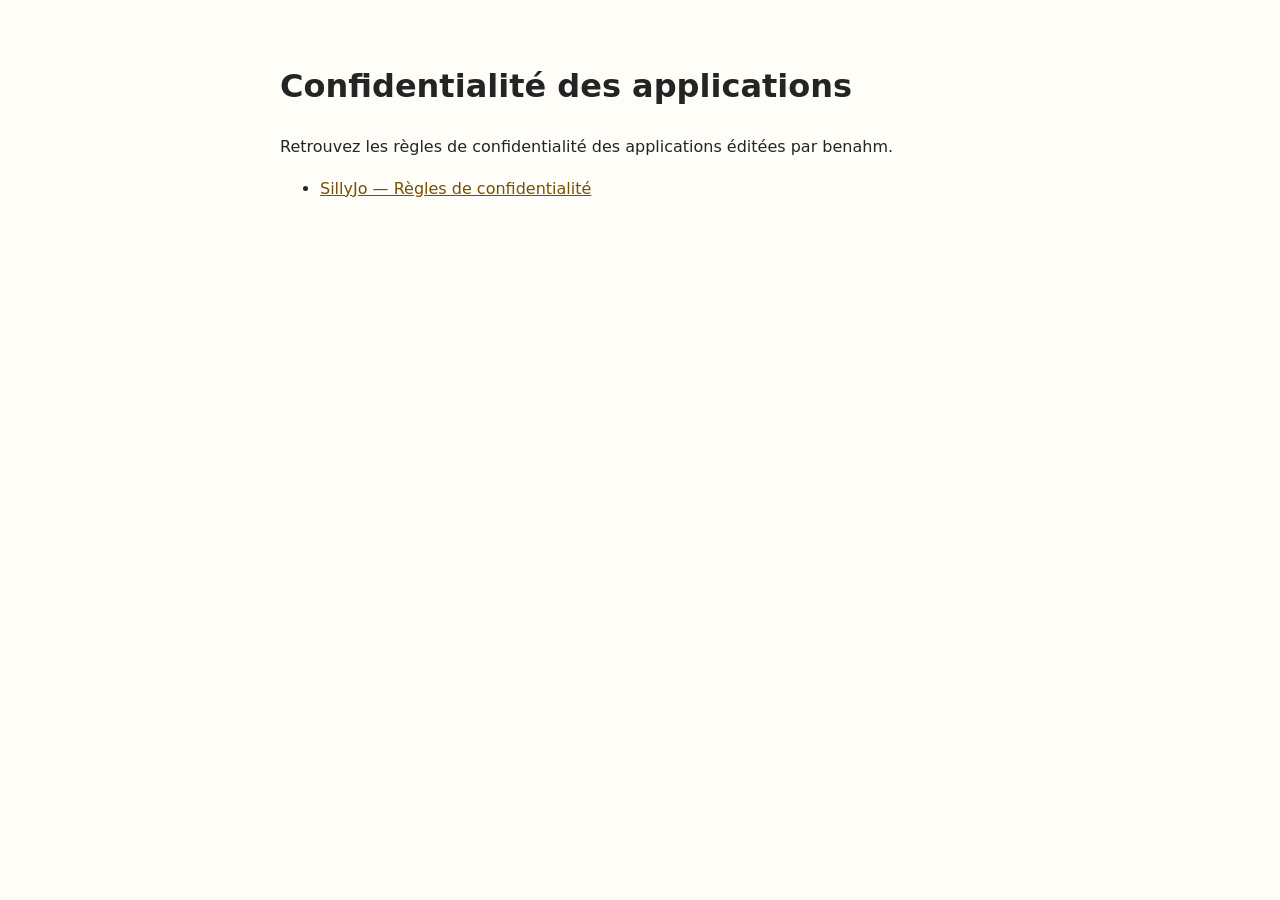
<file: index.html>
<!doctype html>
<html lang="fr">
<head>
<meta charset="utf-8">
<meta name="viewport" content="width=device-width, initial-scale=1">
<title>Confidentialité des applications de benahm</title>
<style>
body { font-family: system-ui, sans-serif; line-height: 1.6; max-width: 720px; margin: 0 auto; padding: 40px 20px; color: #242424; background: #fffdf7; }
a { color: #765100; }
</style>
</head>
<body>
<main>
<h1>Confidentialité des applications</h1>
<p>Retrouvez les règles de confidentialité des applications éditées par benahm.</p>
<ul><li><a href="./sillyjo/privacy/">SillyJo — Règles de confidentialité</a></li></ul>
</main>
</body>
</html>
</file>
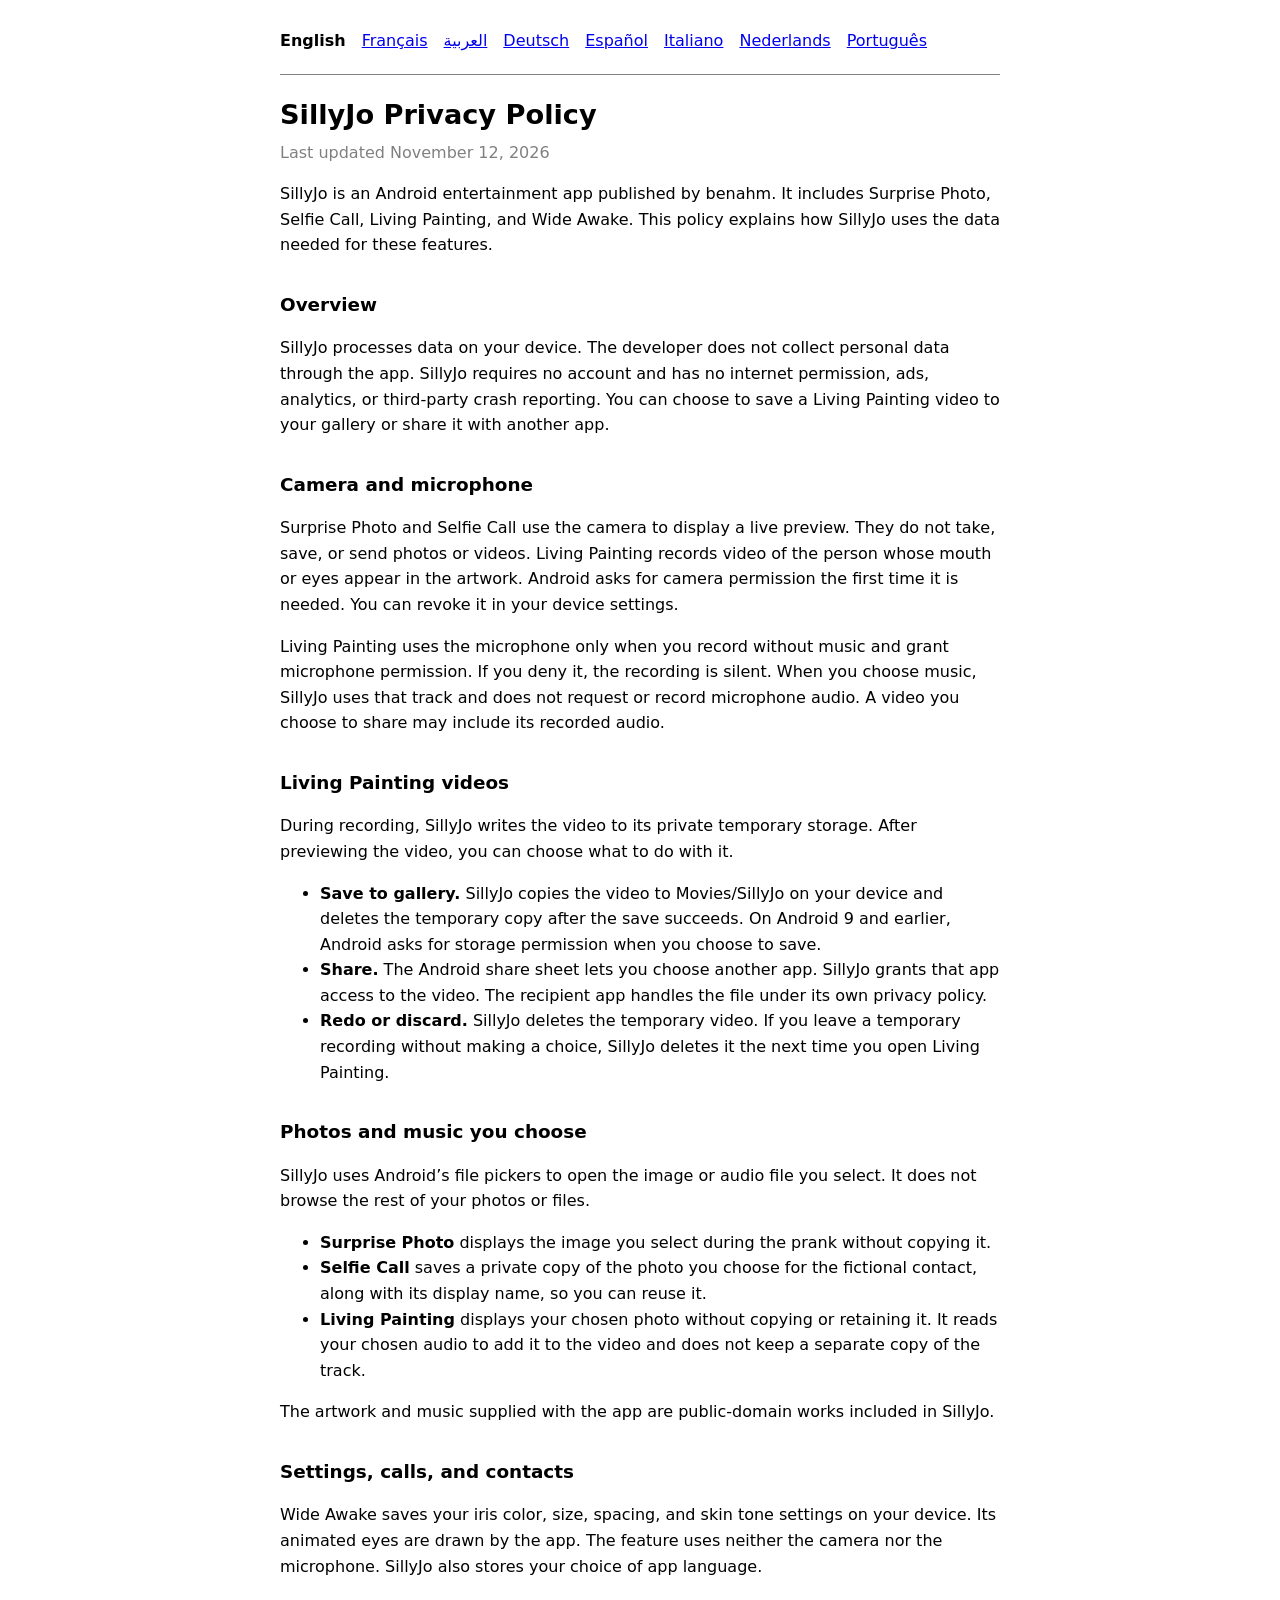
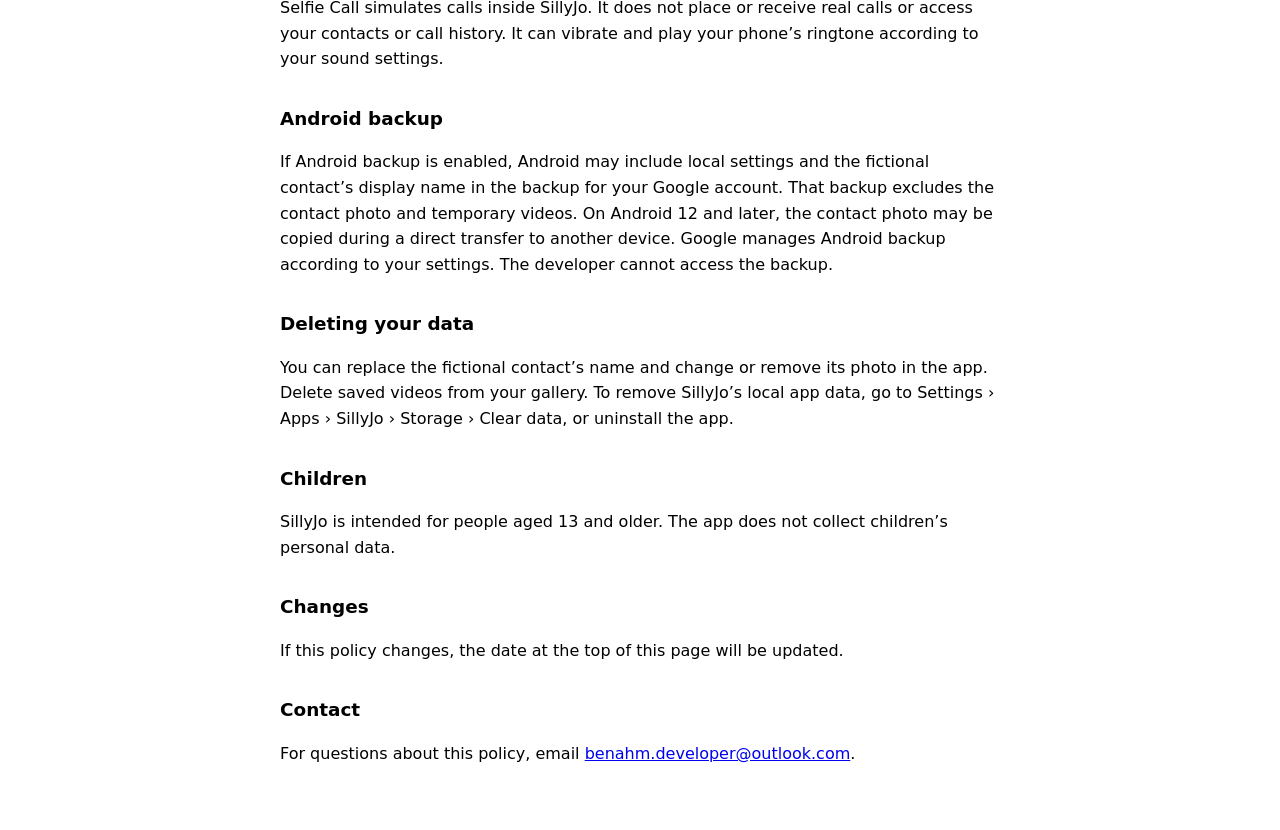
<file: sillyjo/privacy/index.html>
<!doctype html>
<html lang="en" dir="ltr">
<head>
<meta charset="utf-8">
<meta name="viewport" content="width=device-width, initial-scale=1">
<title>SillyJo Privacy Policy</title>
<link rel="stylesheet" href="./privacy.css">
<link rel="alternate" hreflang="x-default" href="./">
<link rel="alternate" hreflang="en" href="./">
<link rel="alternate" hreflang="fr" href="./fr/">
<link rel="alternate" hreflang="ar" href="./ar/">
<link rel="alternate" hreflang="de" href="./de/">
<link rel="alternate" hreflang="es" href="./es/">
<link rel="alternate" hreflang="it" href="./it/">
<link rel="alternate" hreflang="nl" href="./nl/">
<link rel="alternate" hreflang="pt" href="./pt/">
</head>
<body>
<nav aria-label="Policy language">
  <a lang="en" hreflang="en" dir="ltr" href="./" aria-current="page">English</a>
  <a lang="fr" hreflang="fr" dir="ltr" href="./fr/">Français</a>
  <a lang="ar" hreflang="ar" dir="rtl" href="./ar/">العربية</a>
  <a lang="de" hreflang="de" dir="ltr" href="./de/">Deutsch</a>
  <a lang="es" hreflang="es" dir="ltr" href="./es/">Español</a>
  <a lang="it" hreflang="it" dir="ltr" href="./it/">Italiano</a>
  <a lang="nl" hreflang="nl" dir="ltr" href="./nl/">Nederlands</a>
  <a lang="pt" hreflang="pt" dir="ltr" href="./pt/">Português</a>
</nav>
<main>
<h1>SillyJo Privacy Policy</h1>
<p class="date"><time datetime="2026-11-12">Last updated November 12, 2026</time></p>

<p>SillyJo is an Android entertainment app published by benahm. It includes Surprise Photo, Selfie Call, Living Painting, and Wide Awake. This policy explains how SillyJo uses the data needed for these features.</p>

<h2>Overview</h2>

<p>SillyJo processes data on your device. The developer does not collect personal data through the app. SillyJo requires no account and has no internet permission, ads, analytics, or third-party crash reporting. You can choose to save a Living Painting video to your gallery or share it with another app.</p>

<h2>Camera and microphone</h2>

<p>Surprise Photo and Selfie Call use the camera to display a live preview. They do not take, save, or send photos or videos. Living Painting records video of the person whose mouth or eyes appear in the artwork. Android asks for camera permission the first time it is needed. You can revoke it in your device settings.</p>

<p>Living Painting uses the microphone only when you record without music and grant microphone permission. If you deny it, the recording is silent. When you choose music, SillyJo uses that track and does not request or record microphone audio. A video you choose to share may include its recorded audio.</p>

<h2>Living Painting videos</h2>

<p>During recording, SillyJo writes the video to its private temporary storage. After previewing the video, you can choose what to do with it.</p>

<ul>
  <li><strong>Save to gallery.</strong> SillyJo copies the video to Movies/SillyJo on your device and deletes the temporary copy after the save succeeds. On Android 9 and earlier, Android asks for storage permission when you choose to save.</li>
  <li><strong>Share.</strong> The Android share sheet lets you choose another app. SillyJo grants that app access to the video. The recipient app handles the file under its own privacy policy.</li>
  <li><strong>Redo or discard.</strong> SillyJo deletes the temporary video. If you leave a temporary recording without making a choice, SillyJo deletes it the next time you open Living Painting.</li>
</ul>

<h2>Photos and music you choose</h2>

<p>SillyJo uses Android’s file pickers to open the image or audio file you select. It does not browse the rest of your photos or files.</p>

<ul>
  <li><strong>Surprise Photo</strong> displays the image you select during the prank without copying it.</li>
  <li><strong>Selfie Call</strong> saves a private copy of the photo you choose for the fictional contact, along with its display name, so you can reuse it.</li>
  <li><strong>Living Painting</strong> displays your chosen photo without copying or retaining it. It reads your chosen audio to add it to the video and does not keep a separate copy of the track.</li>
</ul>

<p>The artwork and music supplied with the app are public-domain works included in SillyJo.</p>

<h2>Settings, calls, and contacts</h2>

<p>Wide Awake saves your iris color, size, spacing, and skin tone settings on your device. Its animated eyes are drawn by the app. The feature uses neither the camera nor the microphone. SillyJo also stores your choice of app language.</p>

<p>Selfie Call simulates calls inside SillyJo. It does not place or receive real calls or access your contacts or call history. It can vibrate and play your phone’s ringtone according to your sound settings.</p>

<h2>Android backup</h2>

<p>If Android backup is enabled, Android may include local settings and the fictional contact’s display name in the backup for your Google account. That backup excludes the contact photo and temporary videos. On Android 12 and later, the contact photo may be copied during a direct transfer to another device. Google manages Android backup according to your settings. The developer cannot access the backup.</p>

<h2>Deleting your data</h2>

<p>You can replace the fictional contact’s name and change or remove its photo in the app. Delete saved videos from your gallery. To remove SillyJo’s local app data, go to Settings › Apps › SillyJo › Storage › Clear data, or uninstall the app.</p>

<h2>Children</h2>

<p>SillyJo is intended for people aged 13 and older. The app does not collect children’s personal data.</p>

<h2>Changes</h2>

<p>If this policy changes, the date at the top of this page will be updated.</p>

<h2>Contact</h2>

<p>For questions about this policy, email <a href="mailto:benahm.developer@outlook.com">benahm.developer@outlook.com</a>.</p>
</main>
</body>
</html>
</file>
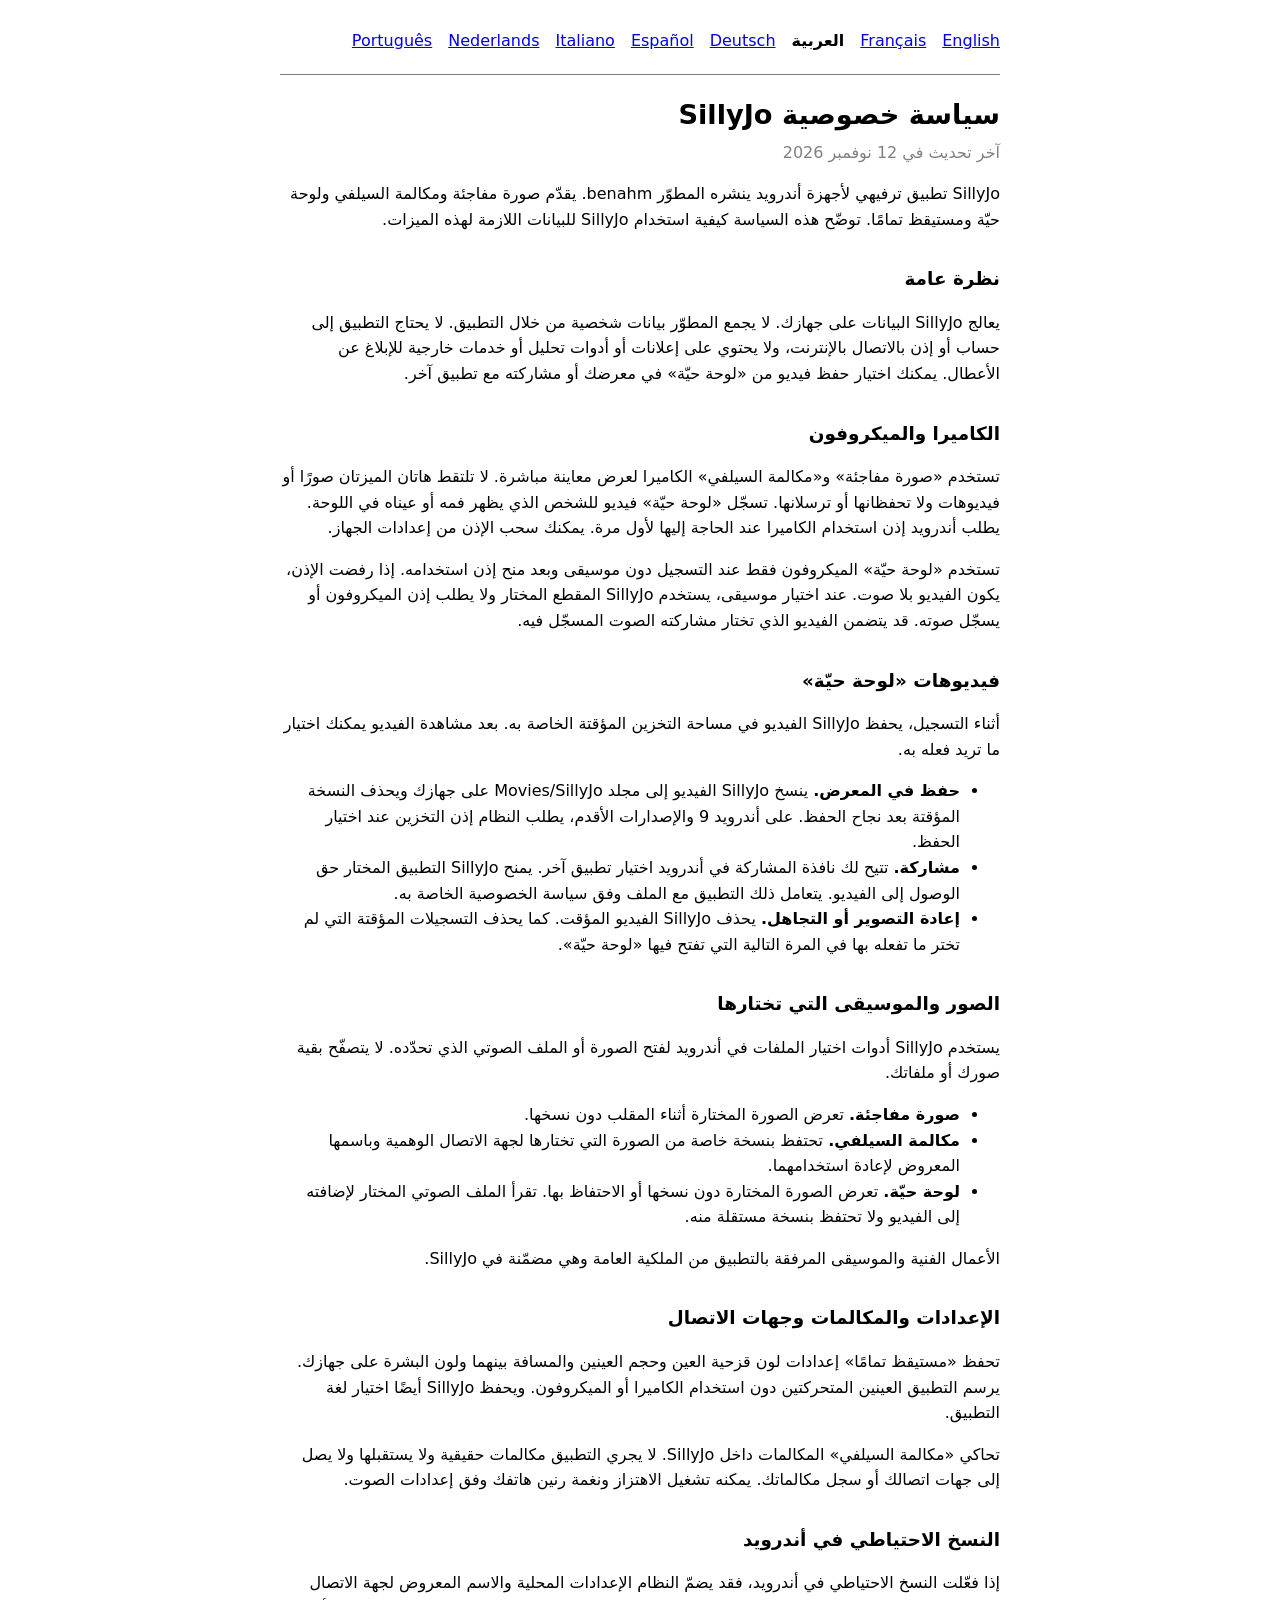
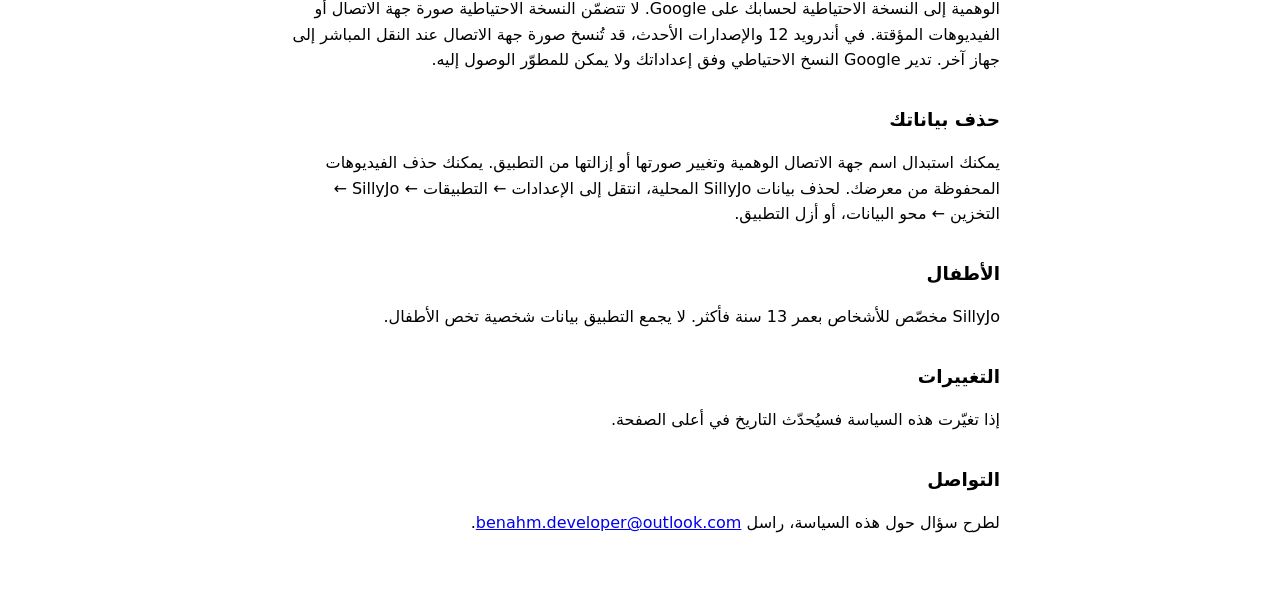
<file: sillyjo/privacy/ar/index.html>
<!doctype html>
<html lang="ar" dir="rtl">
<head>
<meta charset="utf-8">
<meta name="viewport" content="width=device-width, initial-scale=1">
<title>سياسة خصوصية SillyJo</title>
<link rel="stylesheet" href="../privacy.css">
<link rel="alternate" hreflang="x-default" href="../">
<link rel="alternate" hreflang="en" href="../">
<link rel="alternate" hreflang="fr" href="../fr/">
<link rel="alternate" hreflang="ar" href="../ar/">
<link rel="alternate" hreflang="de" href="../de/">
<link rel="alternate" hreflang="es" href="../es/">
<link rel="alternate" hreflang="it" href="../it/">
<link rel="alternate" hreflang="nl" href="../nl/">
<link rel="alternate" hreflang="pt" href="../pt/">
</head>
<body>
<nav aria-label="لغة السياسة">
  <a lang="en" hreflang="en" dir="ltr" href="../">English</a>
  <a lang="fr" hreflang="fr" dir="ltr" href="../fr/">Français</a>
  <a lang="ar" hreflang="ar" dir="rtl" href="../ar/" aria-current="page">العربية</a>
  <a lang="de" hreflang="de" dir="ltr" href="../de/">Deutsch</a>
  <a lang="es" hreflang="es" dir="ltr" href="../es/">Español</a>
  <a lang="it" hreflang="it" dir="ltr" href="../it/">Italiano</a>
  <a lang="nl" hreflang="nl" dir="ltr" href="../nl/">Nederlands</a>
  <a lang="pt" hreflang="pt" dir="ltr" href="../pt/">Português</a>
</nav>
<main>
<h1>سياسة خصوصية SillyJo</h1>
<p class="date"><time datetime="2026-11-12">آخر تحديث في 12 نوفمبر 2026</time></p>

<p>SillyJo تطبيق ترفيهي لأجهزة أندرويد ينشره المطوّر benahm. يقدّم صورة مفاجئة ومكالمة السيلفي ولوحة حيّة ومستيقظ تمامًا. توضّح هذه السياسة كيفية استخدام SillyJo للبيانات اللازمة لهذه الميزات.</p>

<h2>نظرة عامة</h2>

<p>يعالج SillyJo البيانات على جهازك. لا يجمع المطوّر بيانات شخصية من خلال التطبيق. لا يحتاج التطبيق إلى حساب أو إذن بالاتصال بالإنترنت، ولا يحتوي على إعلانات أو أدوات تحليل أو خدمات خارجية للإبلاغ عن الأعطال. يمكنك اختيار حفظ فيديو من «لوحة حيّة» في معرضك أو مشاركته مع تطبيق آخر.</p>

<h2>الكاميرا والميكروفون</h2>

<p>تستخدم «صورة مفاجئة» و«مكالمة السيلفي» الكاميرا لعرض معاينة مباشرة. لا تلتقط هاتان الميزتان صورًا أو فيديوهات ولا تحفظانها أو ترسلانها. تسجّل «لوحة حيّة» فيديو للشخص الذي يظهر فمه أو عيناه في اللوحة. يطلب أندرويد إذن استخدام الكاميرا عند الحاجة إليها لأول مرة. يمكنك سحب الإذن من إعدادات الجهاز.</p>

<p>تستخدم «لوحة حيّة» الميكروفون فقط عند التسجيل دون موسيقى وبعد منح إذن استخدامه. إذا رفضت الإذن، يكون الفيديو بلا صوت. عند اختيار موسيقى، يستخدم SillyJo المقطع المختار ولا يطلب إذن الميكروفون أو يسجّل صوته. قد يتضمن الفيديو الذي تختار مشاركته الصوت المسجّل فيه.</p>

<h2>فيديوهات «لوحة حيّة»</h2>

<p>أثناء التسجيل، يحفظ SillyJo الفيديو في مساحة التخزين المؤقتة الخاصة به. بعد مشاهدة الفيديو يمكنك اختيار ما تريد فعله به.</p>

<ul>
  <li><strong>حفظ في المعرض.</strong> ينسخ SillyJo الفيديو إلى مجلد Movies/SillyJo على جهازك ويحذف النسخة المؤقتة بعد نجاح الحفظ. على أندرويد 9 والإصدارات الأقدم، يطلب النظام إذن التخزين عند اختيار الحفظ.</li>
  <li><strong>مشاركة.</strong> تتيح لك نافذة المشاركة في أندرويد اختيار تطبيق آخر. يمنح SillyJo التطبيق المختار حق الوصول إلى الفيديو. يتعامل ذلك التطبيق مع الملف وفق سياسة الخصوصية الخاصة به.</li>
  <li><strong>إعادة التصوير أو التجاهل.</strong> يحذف SillyJo الفيديو المؤقت. كما يحذف التسجيلات المؤقتة التي لم تختر ما تفعله بها في المرة التالية التي تفتح فيها «لوحة حيّة».</li>
</ul>

<h2>الصور والموسيقى التي تختارها</h2>

<p>يستخدم SillyJo أدوات اختيار الملفات في أندرويد لفتح الصورة أو الملف الصوتي الذي تحدّده. لا يتصفّح بقية صورك أو ملفاتك.</p>

<ul>
  <li><strong>صورة مفاجئة.</strong> تعرض الصورة المختارة أثناء المقلب دون نسخها.</li>
  <li><strong>مكالمة السيلفي.</strong> تحتفظ بنسخة خاصة من الصورة التي تختارها لجهة الاتصال الوهمية وباسمها المعروض لإعادة استخدامهما.</li>
  <li><strong>لوحة حيّة.</strong> تعرض الصورة المختارة دون نسخها أو الاحتفاظ بها. تقرأ الملف الصوتي المختار لإضافته إلى الفيديو ولا تحتفظ بنسخة مستقلة منه.</li>
</ul>

<p>الأعمال الفنية والموسيقى المرفقة بالتطبيق من الملكية العامة وهي مضمّنة في SillyJo.</p>

<h2>الإعدادات والمكالمات وجهات الاتصال</h2>

<p>تحفظ «مستيقظ تمامًا» إعدادات لون قزحية العين وحجم العينين والمسافة بينهما ولون البشرة على جهازك. يرسم التطبيق العينين المتحركتين دون استخدام الكاميرا أو الميكروفون. ويحفظ SillyJo أيضًا اختيار لغة التطبيق.</p>

<p>تحاكي «مكالمة السيلفي» المكالمات داخل SillyJo. لا يجري التطبيق مكالمات حقيقية ولا يستقبلها ولا يصل إلى جهات اتصالك أو سجل مكالماتك. يمكنه تشغيل الاهتزاز ونغمة رنين هاتفك وفق إعدادات الصوت.</p>

<h2>النسخ الاحتياطي في أندرويد</h2>

<p>إذا فعّلت النسخ الاحتياطي في أندرويد، فقد يضمّ النظام الإعدادات المحلية والاسم المعروض لجهة الاتصال الوهمية إلى النسخة الاحتياطية لحسابك على Google. لا تتضمّن النسخة الاحتياطية صورة جهة الاتصال أو الفيديوهات المؤقتة. في أندرويد 12 والإصدارات الأحدث، قد تُنسخ صورة جهة الاتصال عند النقل المباشر إلى جهاز آخر. تدير Google النسخ الاحتياطي وفق إعداداتك ولا يمكن للمطوّر الوصول إليه.</p>

<h2>حذف بياناتك</h2>

<p>يمكنك استبدال اسم جهة الاتصال الوهمية وتغيير صورتها أو إزالتها من التطبيق. يمكنك حذف الفيديوهات المحفوظة من معرضك. لحذف بيانات SillyJo المحلية، انتقل إلى الإعدادات ← التطبيقات ← SillyJo ← التخزين ← محو البيانات، أو أزل التطبيق.</p>

<h2>الأطفال</h2>

<p>SillyJo مخصّص للأشخاص بعمر 13 سنة فأكثر. لا يجمع التطبيق بيانات شخصية تخص الأطفال.</p>

<h2>التغييرات</h2>

<p>إذا تغيّرت هذه السياسة فسيُحدّث التاريخ في أعلى الصفحة.</p>

<h2>التواصل</h2>

<p>لطرح سؤال حول هذه السياسة، راسل <a href="mailto:benahm.developer@outlook.com">benahm.developer@outlook.com</a>.</p>
</main>
</body>
</html>
</file>
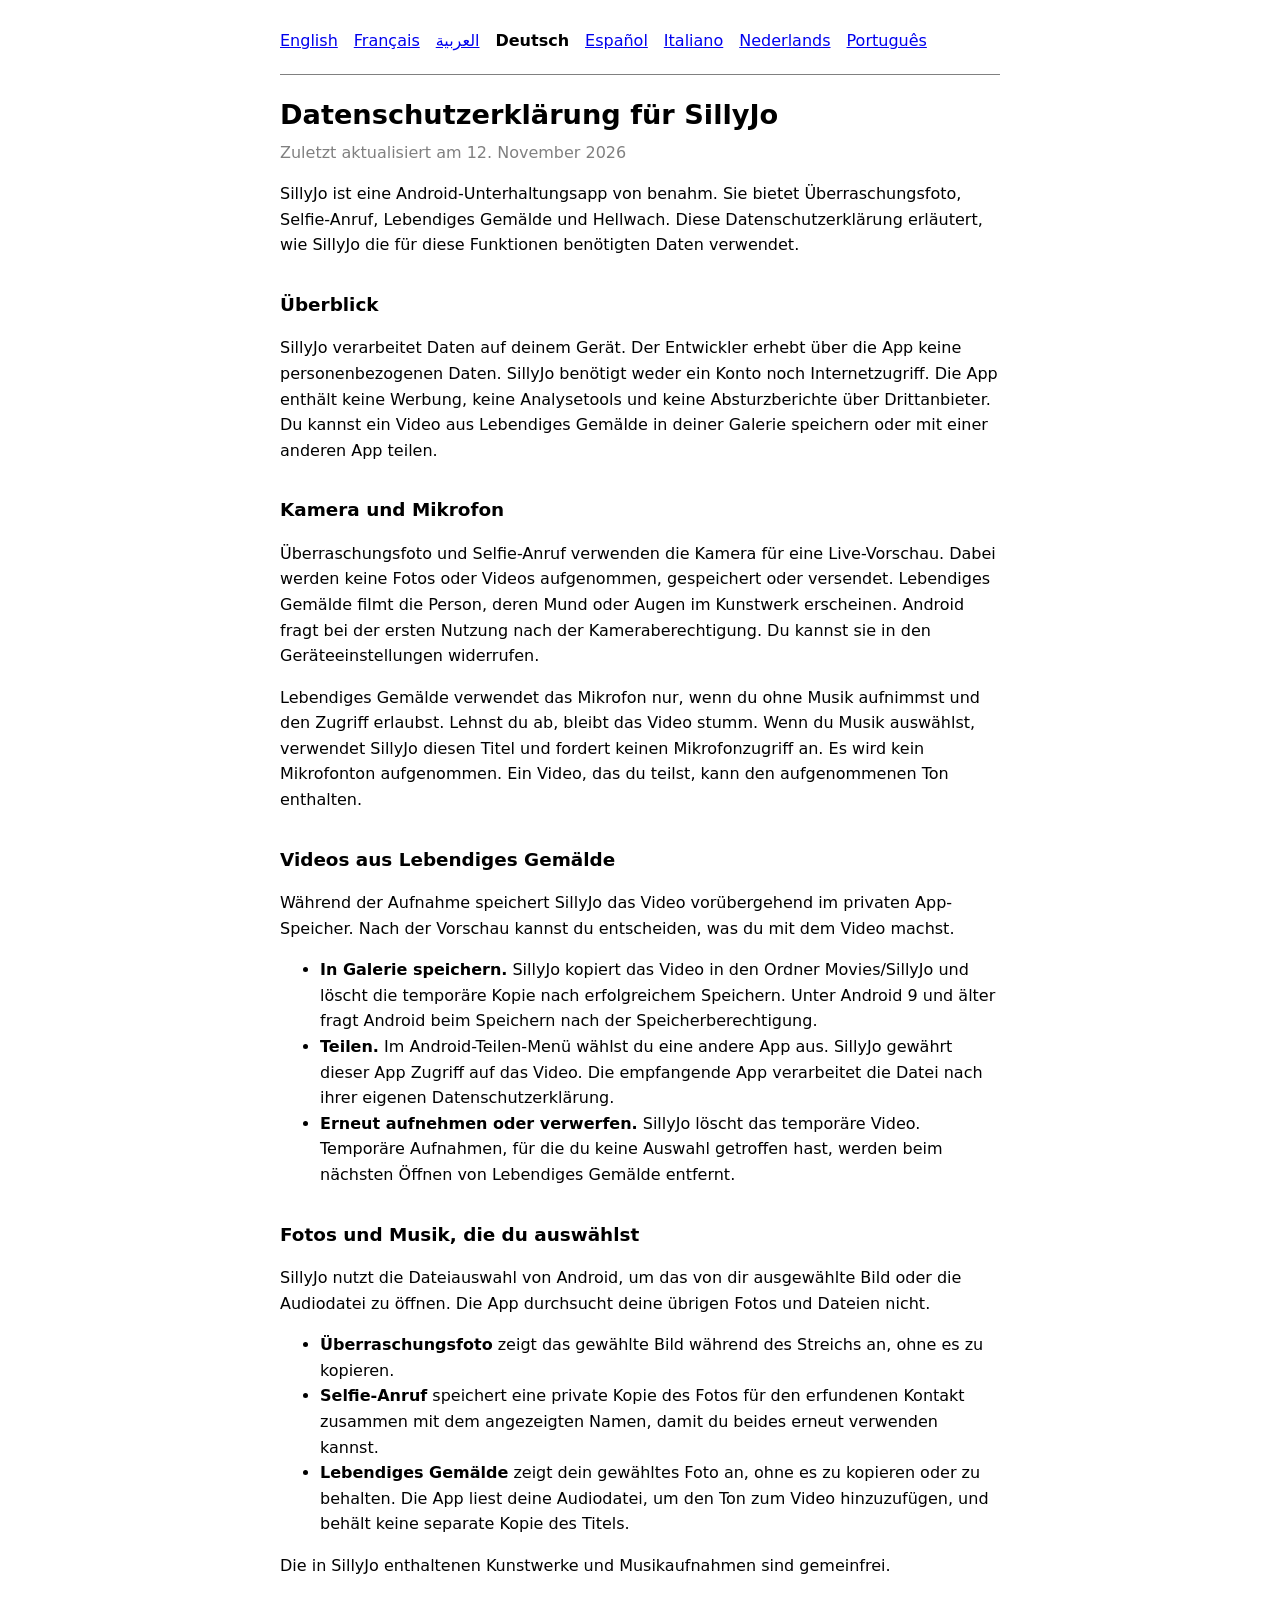
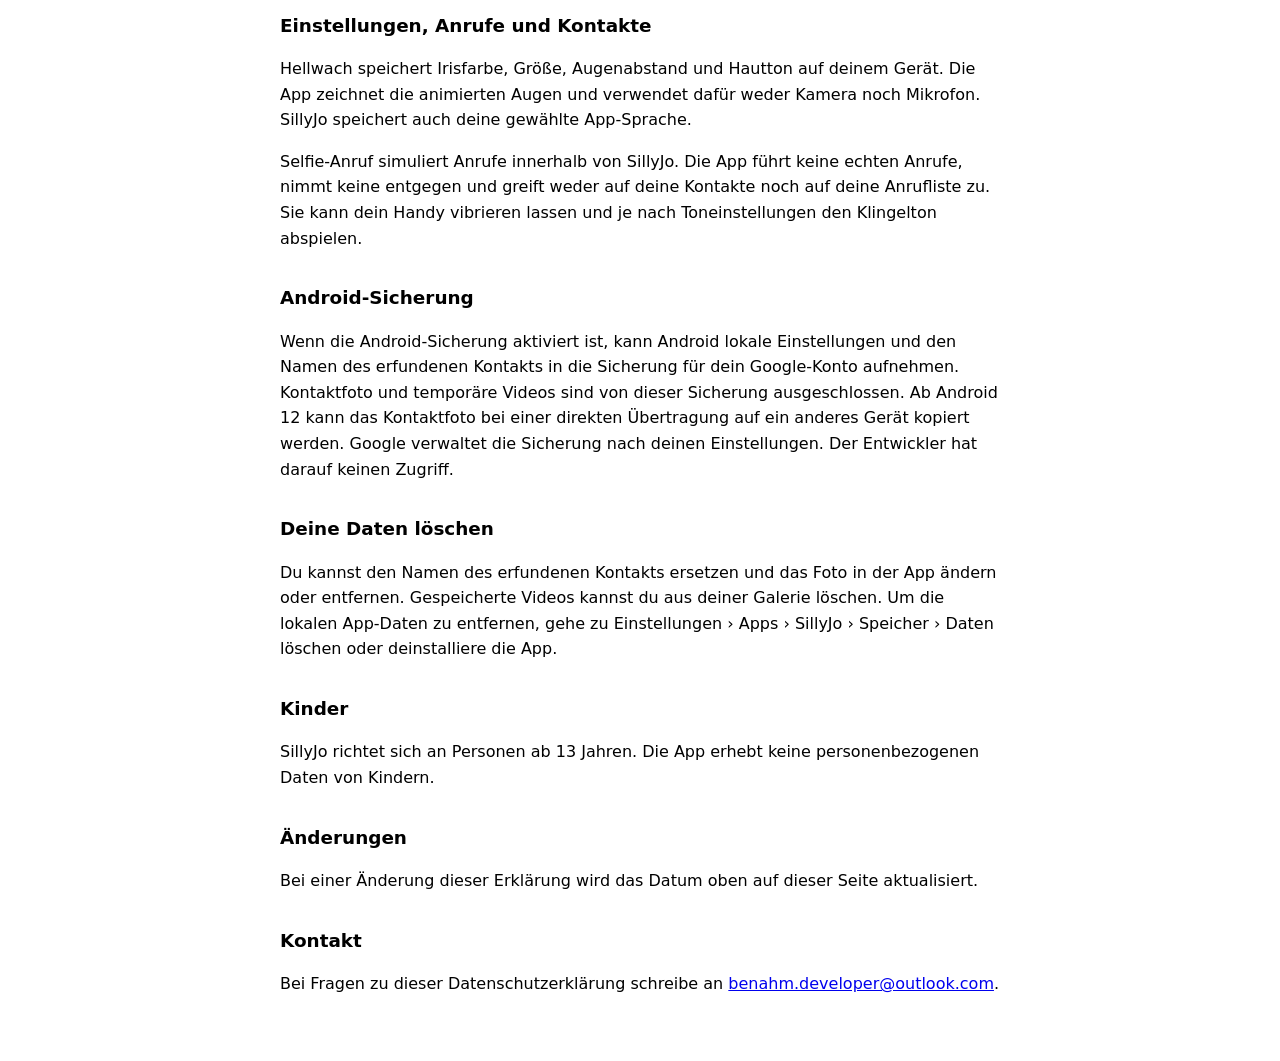
<file: sillyjo/privacy/de/index.html>
<!doctype html>
<html lang="de" dir="ltr">
<head>
<meta charset="utf-8">
<meta name="viewport" content="width=device-width, initial-scale=1">
<title>Datenschutzerklärung für SillyJo</title>
<link rel="stylesheet" href="../privacy.css">
<link rel="alternate" hreflang="x-default" href="../">
<link rel="alternate" hreflang="en" href="../">
<link rel="alternate" hreflang="fr" href="../fr/">
<link rel="alternate" hreflang="ar" href="../ar/">
<link rel="alternate" hreflang="de" href="../de/">
<link rel="alternate" hreflang="es" href="../es/">
<link rel="alternate" hreflang="it" href="../it/">
<link rel="alternate" hreflang="nl" href="../nl/">
<link rel="alternate" hreflang="pt" href="../pt/">
</head>
<body>
<nav aria-label="Sprache der Datenschutzerklärung">
  <a lang="en" hreflang="en" dir="ltr" href="../">English</a>
  <a lang="fr" hreflang="fr" dir="ltr" href="../fr/">Français</a>
  <a lang="ar" hreflang="ar" dir="rtl" href="../ar/">العربية</a>
  <a lang="de" hreflang="de" dir="ltr" href="../de/" aria-current="page">Deutsch</a>
  <a lang="es" hreflang="es" dir="ltr" href="../es/">Español</a>
  <a lang="it" hreflang="it" dir="ltr" href="../it/">Italiano</a>
  <a lang="nl" hreflang="nl" dir="ltr" href="../nl/">Nederlands</a>
  <a lang="pt" hreflang="pt" dir="ltr" href="../pt/">Português</a>
</nav>
<main>
<h1>Datenschutzerklärung für SillyJo</h1>
<p class="date"><time datetime="2026-11-12">Zuletzt aktualisiert am 12. November 2026</time></p>

<p>SillyJo ist eine Android-Unterhaltungsapp von benahm. Sie bietet Überraschungsfoto, Selfie-Anruf, Lebendiges Gemälde und Hellwach. Diese Datenschutzerklärung erläutert, wie SillyJo die für diese Funktionen benötigten Daten verwendet.</p>

<h2>Überblick</h2>

<p>SillyJo verarbeitet Daten auf deinem Gerät. Der Entwickler erhebt über die App keine personenbezogenen Daten. SillyJo benötigt weder ein Konto noch Internetzugriff. Die App enthält keine Werbung, keine Analysetools und keine Absturzberichte über Drittanbieter. Du kannst ein Video aus Lebendiges Gemälde in deiner Galerie speichern oder mit einer anderen App teilen.</p>

<h2>Kamera und Mikrofon</h2>

<p>Überraschungsfoto und Selfie-Anruf verwenden die Kamera für eine Live-Vorschau. Dabei werden keine Fotos oder Videos aufgenommen, gespeichert oder versendet. Lebendiges Gemälde filmt die Person, deren Mund oder Augen im Kunstwerk erscheinen. Android fragt bei der ersten Nutzung nach der Kameraberechtigung. Du kannst sie in den Geräteeinstellungen widerrufen.</p>

<p>Lebendiges Gemälde verwendet das Mikrofon nur, wenn du ohne Musik aufnimmst und den Zugriff erlaubst. Lehnst du ab, bleibt das Video stumm. Wenn du Musik auswählst, verwendet SillyJo diesen Titel und fordert keinen Mikrofonzugriff an. Es wird kein Mikrofonton aufgenommen. Ein Video, das du teilst, kann den aufgenommenen Ton enthalten.</p>

<h2>Videos aus Lebendiges Gemälde</h2>

<p>Während der Aufnahme speichert SillyJo das Video vorübergehend im privaten App-Speicher. Nach der Vorschau kannst du entscheiden, was du mit dem Video machst.</p>

<ul>
  <li><strong>In Galerie speichern.</strong> SillyJo kopiert das Video in den Ordner Movies/SillyJo und löscht die temporäre Kopie nach erfolgreichem Speichern. Unter Android 9 und älter fragt Android beim Speichern nach der Speicherberechtigung.</li>
  <li><strong>Teilen.</strong> Im Android-Teilen-Menü wählst du eine andere App aus. SillyJo gewährt dieser App Zugriff auf das Video. Die empfangende App verarbeitet die Datei nach ihrer eigenen Datenschutzerklärung.</li>
  <li><strong>Erneut aufnehmen oder verwerfen.</strong> SillyJo löscht das temporäre Video. Temporäre Aufnahmen, für die du keine Auswahl getroffen hast, werden beim nächsten Öffnen von Lebendiges Gemälde entfernt.</li>
</ul>

<h2>Fotos und Musik, die du auswählst</h2>

<p>SillyJo nutzt die Dateiauswahl von Android, um das von dir ausgewählte Bild oder die Audiodatei zu öffnen. Die App durchsucht deine übrigen Fotos und Dateien nicht.</p>

<ul>
  <li><strong>Überraschungsfoto</strong> zeigt das gewählte Bild während des Streichs an, ohne es zu kopieren.</li>
  <li><strong>Selfie-Anruf</strong> speichert eine private Kopie des Fotos für den erfundenen Kontakt zusammen mit dem angezeigten Namen, damit du beides erneut verwenden kannst.</li>
  <li><strong>Lebendiges Gemälde</strong> zeigt dein gewähltes Foto an, ohne es zu kopieren oder zu behalten. Die App liest deine Audiodatei, um den Ton zum Video hinzuzufügen, und behält keine separate Kopie des Titels.</li>
</ul>

<p>Die in SillyJo enthaltenen Kunstwerke und Musikaufnahmen sind gemeinfrei.</p>

<h2>Einstellungen, Anrufe und Kontakte</h2>

<p>Hellwach speichert Irisfarbe, Größe, Augenabstand und Hautton auf deinem Gerät. Die App zeichnet die animierten Augen und verwendet dafür weder Kamera noch Mikrofon. SillyJo speichert auch deine gewählte App-Sprache.</p>

<p>Selfie-Anruf simuliert Anrufe innerhalb von SillyJo. Die App führt keine echten Anrufe, nimmt keine entgegen und greift weder auf deine Kontakte noch auf deine Anrufliste zu. Sie kann dein Handy vibrieren lassen und je nach Toneinstellungen den Klingelton abspielen.</p>

<h2>Android-Sicherung</h2>

<p>Wenn die Android-Sicherung aktiviert ist, kann Android lokale Einstellungen und den Namen des erfundenen Kontakts in die Sicherung für dein Google-Konto aufnehmen. Kontaktfoto und temporäre Videos sind von dieser Sicherung ausgeschlossen. Ab Android 12 kann das Kontaktfoto bei einer direkten Übertragung auf ein anderes Gerät kopiert werden. Google verwaltet die Sicherung nach deinen Einstellungen. Der Entwickler hat darauf keinen Zugriff.</p>

<h2>Deine Daten löschen</h2>

<p>Du kannst den Namen des erfundenen Kontakts ersetzen und das Foto in der App ändern oder entfernen. Gespeicherte Videos kannst du aus deiner Galerie löschen. Um die lokalen App-Daten zu entfernen, gehe zu Einstellungen › Apps › SillyJo › Speicher › Daten löschen oder deinstalliere die App.</p>

<h2>Kinder</h2>

<p>SillyJo richtet sich an Personen ab 13 Jahren. Die App erhebt keine personenbezogenen Daten von Kindern.</p>

<h2>Änderungen</h2>

<p>Bei einer Änderung dieser Erklärung wird das Datum oben auf dieser Seite aktualisiert.</p>

<h2>Kontakt</h2>

<p>Bei Fragen zu dieser Datenschutzerklärung schreibe an <a href="mailto:benahm.developer@outlook.com">benahm.developer@outlook.com</a>.</p>
</main>
</body>
</html>
</file>
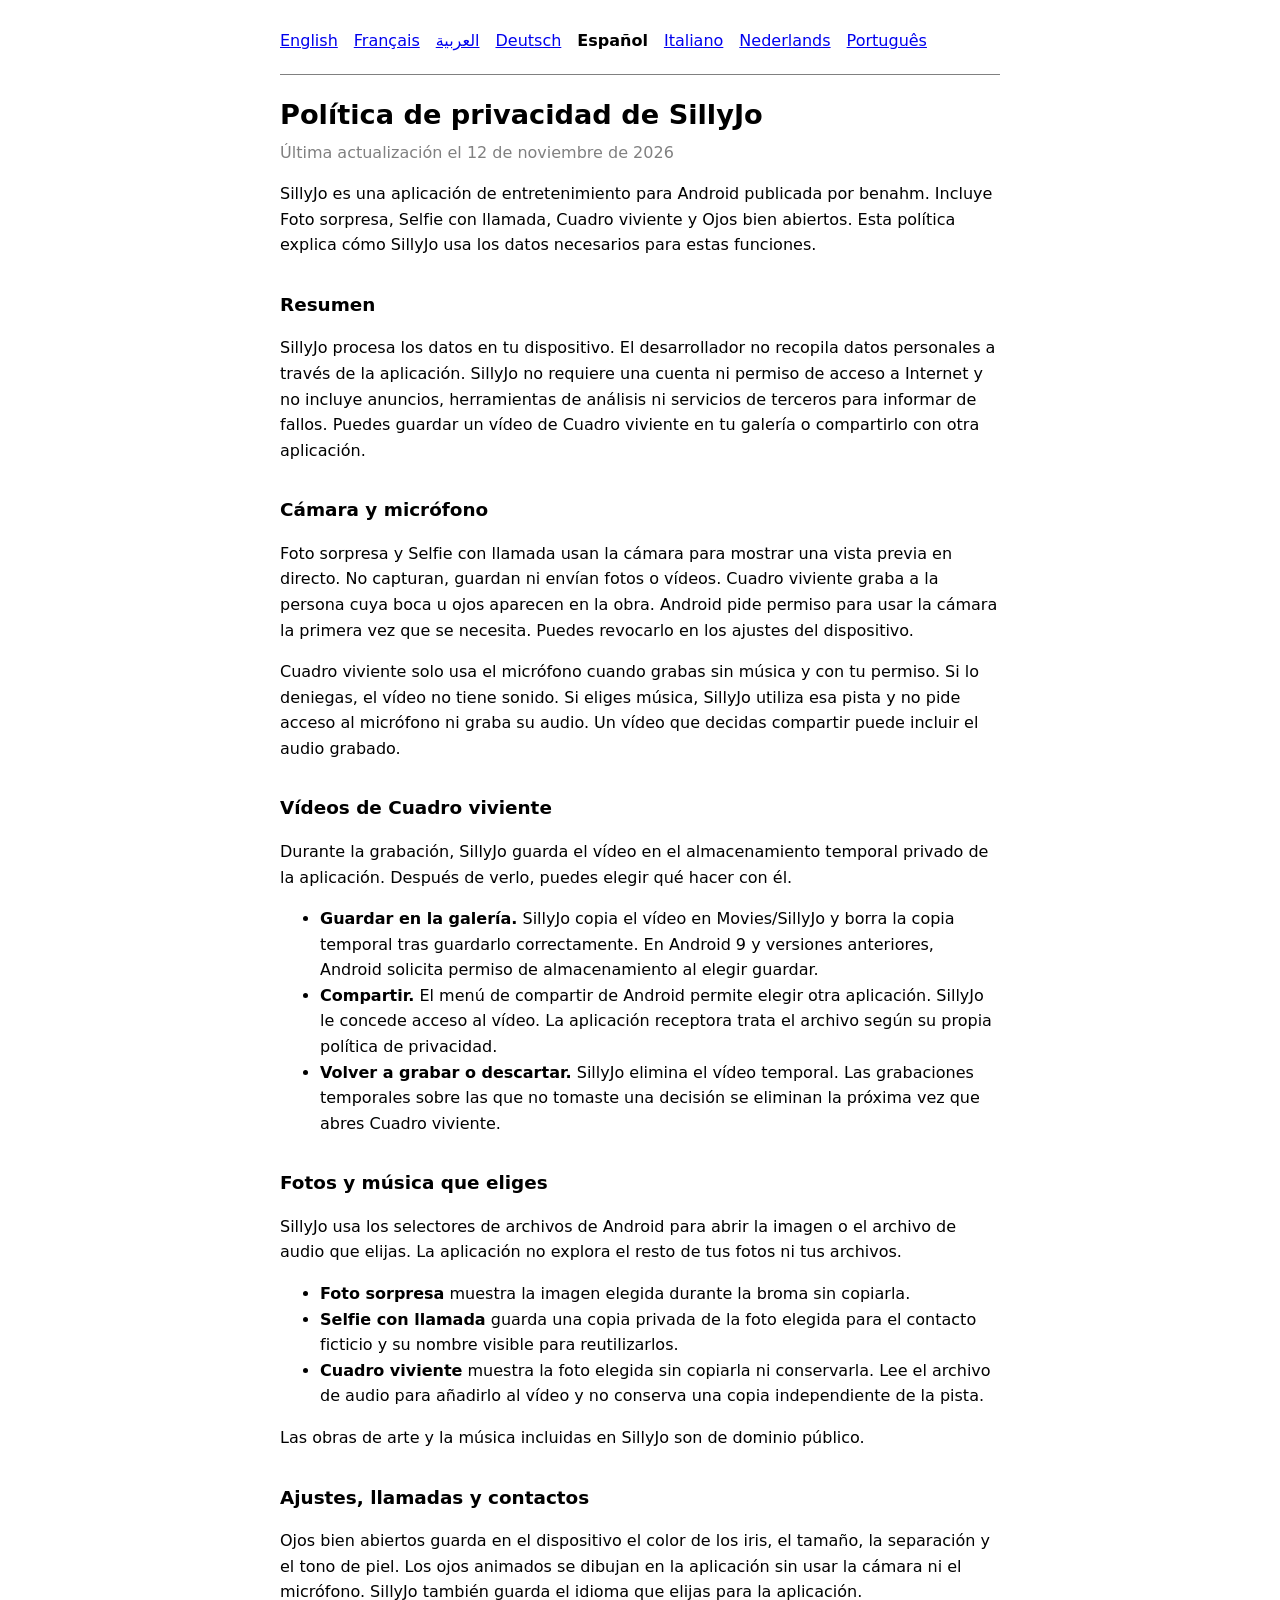
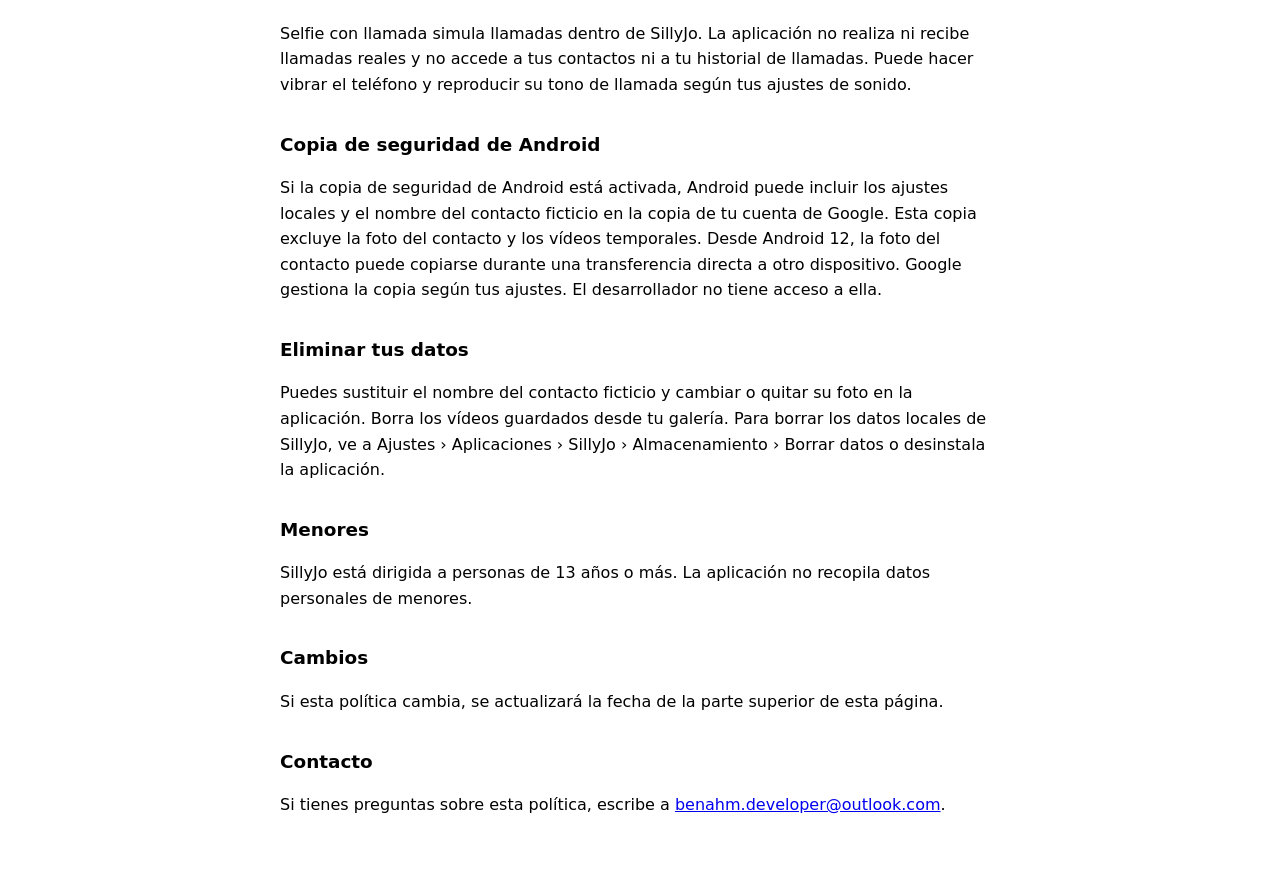
<file: sillyjo/privacy/es/index.html>
<!doctype html>
<html lang="es" dir="ltr">
<head>
<meta charset="utf-8">
<meta name="viewport" content="width=device-width, initial-scale=1">
<title>Política de privacidad de SillyJo</title>
<link rel="stylesheet" href="../privacy.css">
<link rel="alternate" hreflang="x-default" href="../">
<link rel="alternate" hreflang="en" href="../">
<link rel="alternate" hreflang="fr" href="../fr/">
<link rel="alternate" hreflang="ar" href="../ar/">
<link rel="alternate" hreflang="de" href="../de/">
<link rel="alternate" hreflang="es" href="../es/">
<link rel="alternate" hreflang="it" href="../it/">
<link rel="alternate" hreflang="nl" href="../nl/">
<link rel="alternate" hreflang="pt" href="../pt/">
</head>
<body>
<nav aria-label="Idioma de la política">
  <a lang="en" hreflang="en" dir="ltr" href="../">English</a>
  <a lang="fr" hreflang="fr" dir="ltr" href="../fr/">Français</a>
  <a lang="ar" hreflang="ar" dir="rtl" href="../ar/">العربية</a>
  <a lang="de" hreflang="de" dir="ltr" href="../de/">Deutsch</a>
  <a lang="es" hreflang="es" dir="ltr" href="../es/" aria-current="page">Español</a>
  <a lang="it" hreflang="it" dir="ltr" href="../it/">Italiano</a>
  <a lang="nl" hreflang="nl" dir="ltr" href="../nl/">Nederlands</a>
  <a lang="pt" hreflang="pt" dir="ltr" href="../pt/">Português</a>
</nav>
<main>
<h1>Política de privacidad de SillyJo</h1>
<p class="date"><time datetime="2026-11-12">Última actualización el 12 de noviembre de 2026</time></p>

<p>SillyJo es una aplicación de entretenimiento para Android publicada por benahm. Incluye Foto sorpresa, Selfie con llamada, Cuadro viviente y Ojos bien abiertos. Esta política explica cómo SillyJo usa los datos necesarios para estas funciones.</p>

<h2>Resumen</h2>

<p>SillyJo procesa los datos en tu dispositivo. El desarrollador no recopila datos personales a través de la aplicación. SillyJo no requiere una cuenta ni permiso de acceso a Internet y no incluye anuncios, herramientas de análisis ni servicios de terceros para informar de fallos. Puedes guardar un vídeo de Cuadro viviente en tu galería o compartirlo con otra aplicación.</p>

<h2>Cámara y micrófono</h2>

<p>Foto sorpresa y Selfie con llamada usan la cámara para mostrar una vista previa en directo. No capturan, guardan ni envían fotos o vídeos. Cuadro viviente graba a la persona cuya boca u ojos aparecen en la obra. Android pide permiso para usar la cámara la primera vez que se necesita. Puedes revocarlo en los ajustes del dispositivo.</p>

<p>Cuadro viviente solo usa el micrófono cuando grabas sin música y con tu permiso. Si lo deniegas, el vídeo no tiene sonido. Si eliges música, SillyJo utiliza esa pista y no pide acceso al micrófono ni graba su audio. Un vídeo que decidas compartir puede incluir el audio grabado.</p>

<h2>Vídeos de Cuadro viviente</h2>

<p>Durante la grabación, SillyJo guarda el vídeo en el almacenamiento temporal privado de la aplicación. Después de verlo, puedes elegir qué hacer con él.</p>

<ul>
  <li><strong>Guardar en la galería.</strong> SillyJo copia el vídeo en Movies/SillyJo y borra la copia temporal tras guardarlo correctamente. En Android 9 y versiones anteriores, Android solicita permiso de almacenamiento al elegir guardar.</li>
  <li><strong>Compartir.</strong> El menú de compartir de Android permite elegir otra aplicación. SillyJo le concede acceso al vídeo. La aplicación receptora trata el archivo según su propia política de privacidad.</li>
  <li><strong>Volver a grabar o descartar.</strong> SillyJo elimina el vídeo temporal. Las grabaciones temporales sobre las que no tomaste una decisión se eliminan la próxima vez que abres Cuadro viviente.</li>
</ul>

<h2>Fotos y música que eliges</h2>

<p>SillyJo usa los selectores de archivos de Android para abrir la imagen o el archivo de audio que elijas. La aplicación no explora el resto de tus fotos ni tus archivos.</p>

<ul>
  <li><strong>Foto sorpresa</strong> muestra la imagen elegida durante la broma sin copiarla.</li>
  <li><strong>Selfie con llamada</strong> guarda una copia privada de la foto elegida para el contacto ficticio y su nombre visible para reutilizarlos.</li>
  <li><strong>Cuadro viviente</strong> muestra la foto elegida sin copiarla ni conservarla. Lee el archivo de audio para añadirlo al vídeo y no conserva una copia independiente de la pista.</li>
</ul>

<p>Las obras de arte y la música incluidas en SillyJo son de dominio público.</p>

<h2>Ajustes, llamadas y contactos</h2>

<p>Ojos bien abiertos guarda en el dispositivo el color de los iris, el tamaño, la separación y el tono de piel. Los ojos animados se dibujan en la aplicación sin usar la cámara ni el micrófono. SillyJo también guarda el idioma que elijas para la aplicación.</p>

<p>Selfie con llamada simula llamadas dentro de SillyJo. La aplicación no realiza ni recibe llamadas reales y no accede a tus contactos ni a tu historial de llamadas. Puede hacer vibrar el teléfono y reproducir su tono de llamada según tus ajustes de sonido.</p>

<h2>Copia de seguridad de Android</h2>

<p>Si la copia de seguridad de Android está activada, Android puede incluir los ajustes locales y el nombre del contacto ficticio en la copia de tu cuenta de Google. Esta copia excluye la foto del contacto y los vídeos temporales. Desde Android 12, la foto del contacto puede copiarse durante una transferencia directa a otro dispositivo. Google gestiona la copia según tus ajustes. El desarrollador no tiene acceso a ella.</p>

<h2>Eliminar tus datos</h2>

<p>Puedes sustituir el nombre del contacto ficticio y cambiar o quitar su foto en la aplicación. Borra los vídeos guardados desde tu galería. Para borrar los datos locales de SillyJo, ve a Ajustes › Aplicaciones › SillyJo › Almacenamiento › Borrar datos o desinstala la aplicación.</p>

<h2>Menores</h2>

<p>SillyJo está dirigida a personas de 13 años o más. La aplicación no recopila datos personales de menores.</p>

<h2>Cambios</h2>

<p>Si esta política cambia, se actualizará la fecha de la parte superior de esta página.</p>

<h2>Contacto</h2>

<p>Si tienes preguntas sobre esta política, escribe a <a href="mailto:benahm.developer@outlook.com">benahm.developer@outlook.com</a>.</p>
</main>
</body>
</html>
</file>
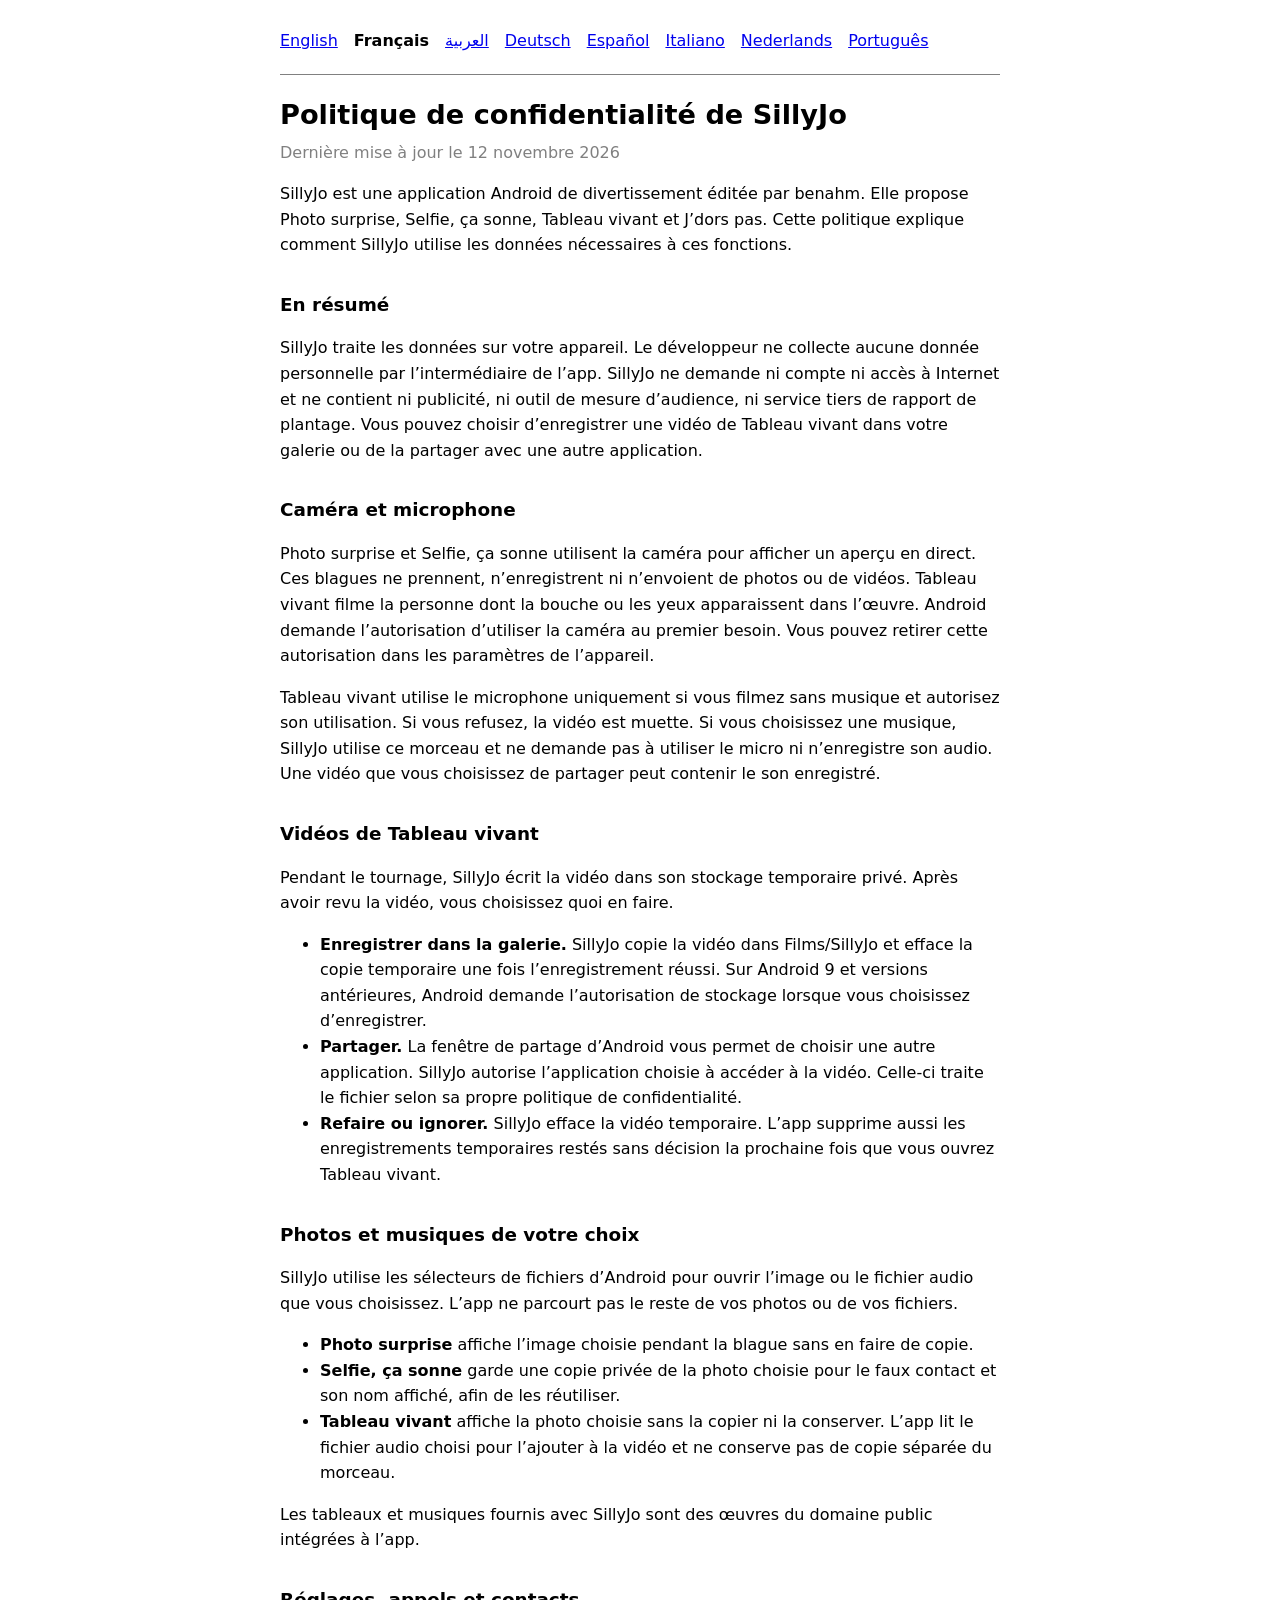
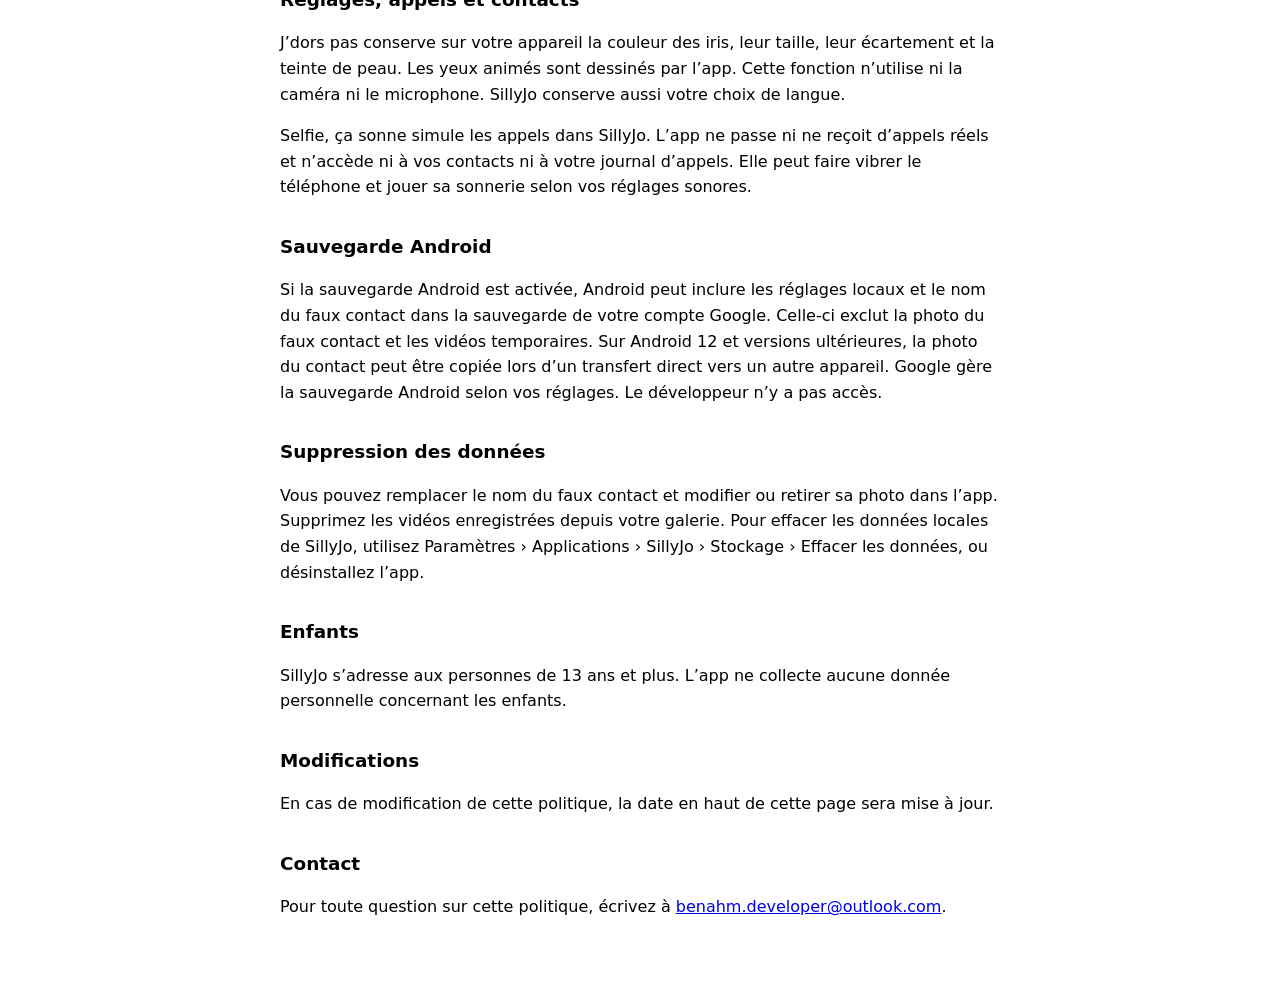
<file: sillyjo/privacy/fr/index.html>
<!doctype html>
<html lang="fr" dir="ltr">
<head>
<meta charset="utf-8">
<meta name="viewport" content="width=device-width, initial-scale=1">
<title>Politique de confidentialité de SillyJo</title>
<link rel="stylesheet" href="../privacy.css">
<link rel="alternate" hreflang="x-default" href="../">
<link rel="alternate" hreflang="en" href="../">
<link rel="alternate" hreflang="fr" href="../fr/">
<link rel="alternate" hreflang="ar" href="../ar/">
<link rel="alternate" hreflang="de" href="../de/">
<link rel="alternate" hreflang="es" href="../es/">
<link rel="alternate" hreflang="it" href="../it/">
<link rel="alternate" hreflang="nl" href="../nl/">
<link rel="alternate" hreflang="pt" href="../pt/">
</head>
<body>
<nav aria-label="Langue de la politique">
  <a lang="en" hreflang="en" dir="ltr" href="../">English</a>
  <a lang="fr" hreflang="fr" dir="ltr" href="../fr/" aria-current="page">Français</a>
  <a lang="ar" hreflang="ar" dir="rtl" href="../ar/">العربية</a>
  <a lang="de" hreflang="de" dir="ltr" href="../de/">Deutsch</a>
  <a lang="es" hreflang="es" dir="ltr" href="../es/">Español</a>
  <a lang="it" hreflang="it" dir="ltr" href="../it/">Italiano</a>
  <a lang="nl" hreflang="nl" dir="ltr" href="../nl/">Nederlands</a>
  <a lang="pt" hreflang="pt" dir="ltr" href="../pt/">Português</a>
</nav>
<main>
<h1>Politique de confidentialité de SillyJo</h1>
<p class="date"><time datetime="2026-11-12">Dernière mise à jour le 12 novembre 2026</time></p>

<p>SillyJo est une application Android de divertissement éditée par benahm. Elle propose Photo surprise, Selfie, ça sonne, Tableau vivant et J’dors pas. Cette politique explique comment SillyJo utilise les données nécessaires à ces fonctions.</p>

<h2>En résumé</h2>

<p>SillyJo traite les données sur votre appareil. Le développeur ne collecte aucune donnée personnelle par l’intermédiaire de l’app. SillyJo ne demande ni compte ni accès à Internet et ne contient ni publicité, ni outil de mesure d’audience, ni service tiers de rapport de plantage. Vous pouvez choisir d’enregistrer une vidéo de Tableau vivant dans votre galerie ou de la partager avec une autre application.</p>

<h2>Caméra et microphone</h2>

<p>Photo surprise et Selfie, ça sonne utilisent la caméra pour afficher un aperçu en direct. Ces blagues ne prennent, n’enregistrent ni n’envoient de photos ou de vidéos. Tableau vivant filme la personne dont la bouche ou les yeux apparaissent dans l’œuvre. Android demande l’autorisation d’utiliser la caméra au premier besoin. Vous pouvez retirer cette autorisation dans les paramètres de l’appareil.</p>

<p>Tableau vivant utilise le microphone uniquement si vous filmez sans musique et autorisez son utilisation. Si vous refusez, la vidéo est muette. Si vous choisissez une musique, SillyJo utilise ce morceau et ne demande pas à utiliser le micro ni n’enregistre son audio. Une vidéo que vous choisissez de partager peut contenir le son enregistré.</p>

<h2>Vidéos de Tableau vivant</h2>

<p>Pendant le tournage, SillyJo écrit la vidéo dans son stockage temporaire privé. Après avoir revu la vidéo, vous choisissez quoi en faire.</p>

<ul>
  <li><strong>Enregistrer dans la galerie.</strong> SillyJo copie la vidéo dans Films/SillyJo et efface la copie temporaire une fois l’enregistrement réussi. Sur Android 9 et versions antérieures, Android demande l’autorisation de stockage lorsque vous choisissez d’enregistrer.</li>
  <li><strong>Partager.</strong> La fenêtre de partage d’Android vous permet de choisir une autre application. SillyJo autorise l’application choisie à accéder à la vidéo. Celle-ci traite le fichier selon sa propre politique de confidentialité.</li>
  <li><strong>Refaire ou ignorer.</strong> SillyJo efface la vidéo temporaire. L’app supprime aussi les enregistrements temporaires restés sans décision la prochaine fois que vous ouvrez Tableau vivant.</li>
</ul>

<h2>Photos et musiques de votre choix</h2>

<p>SillyJo utilise les sélecteurs de fichiers d’Android pour ouvrir l’image ou le fichier audio que vous choisissez. L’app ne parcourt pas le reste de vos photos ou de vos fichiers.</p>

<ul>
  <li><strong>Photo surprise</strong> affiche l’image choisie pendant la blague sans en faire de copie.</li>
  <li><strong>Selfie, ça sonne</strong> garde une copie privée de la photo choisie pour le faux contact et son nom affiché, afin de les réutiliser.</li>
  <li><strong>Tableau vivant</strong> affiche la photo choisie sans la copier ni la conserver. L’app lit le fichier audio choisi pour l’ajouter à la vidéo et ne conserve pas de copie séparée du morceau.</li>
</ul>

<p>Les tableaux et musiques fournis avec SillyJo sont des œuvres du domaine public intégrées à l’app.</p>

<h2>Réglages, appels et contacts</h2>

<p>J’dors pas conserve sur votre appareil la couleur des iris, leur taille, leur écartement et la teinte de peau. Les yeux animés sont dessinés par l’app. Cette fonction n’utilise ni la caméra ni le microphone. SillyJo conserve aussi votre choix de langue.</p>

<p>Selfie, ça sonne simule les appels dans SillyJo. L’app ne passe ni ne reçoit d’appels réels et n’accède ni à vos contacts ni à votre journal d’appels. Elle peut faire vibrer le téléphone et jouer sa sonnerie selon vos réglages sonores.</p>

<h2>Sauvegarde Android</h2>

<p>Si la sauvegarde Android est activée, Android peut inclure les réglages locaux et le nom du faux contact dans la sauvegarde de votre compte Google. Celle-ci exclut la photo du faux contact et les vidéos temporaires. Sur Android 12 et versions ultérieures, la photo du contact peut être copiée lors d’un transfert direct vers un autre appareil. Google gère la sauvegarde Android selon vos réglages. Le développeur n’y a pas accès.</p>

<h2>Suppression des données</h2>

<p>Vous pouvez remplacer le nom du faux contact et modifier ou retirer sa photo dans l’app. Supprimez les vidéos enregistrées depuis votre galerie. Pour effacer les données locales de SillyJo, utilisez Paramètres › Applications › SillyJo › Stockage › Effacer les données, ou désinstallez l’app.</p>

<h2>Enfants</h2>

<p>SillyJo s’adresse aux personnes de 13 ans et plus. L’app ne collecte aucune donnée personnelle concernant les enfants.</p>

<h2>Modifications</h2>

<p>En cas de modification de cette politique, la date en haut de cette page sera mise à jour.</p>

<h2>Contact</h2>

<p>Pour toute question sur cette politique, écrivez à <a href="mailto:benahm.developer@outlook.com">benahm.developer@outlook.com</a>.</p>
</main>
</body>
</html>
</file>
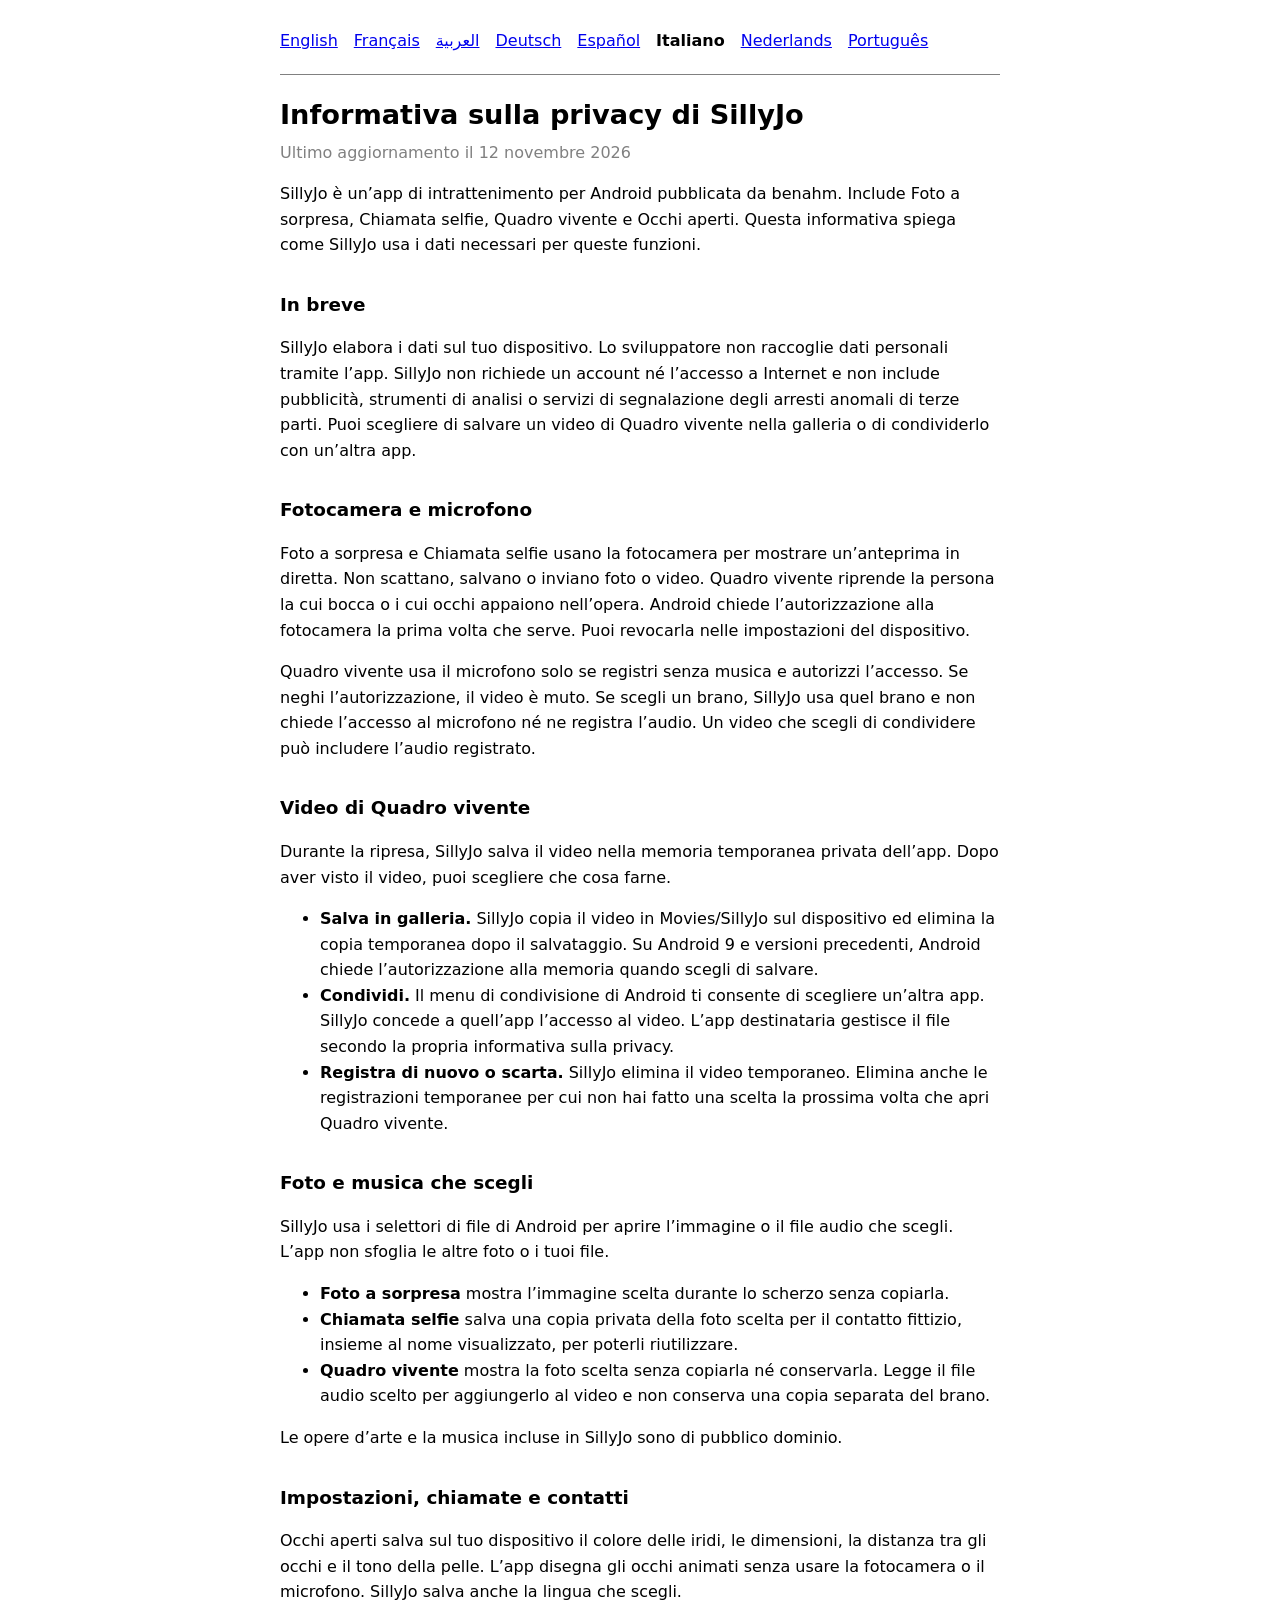
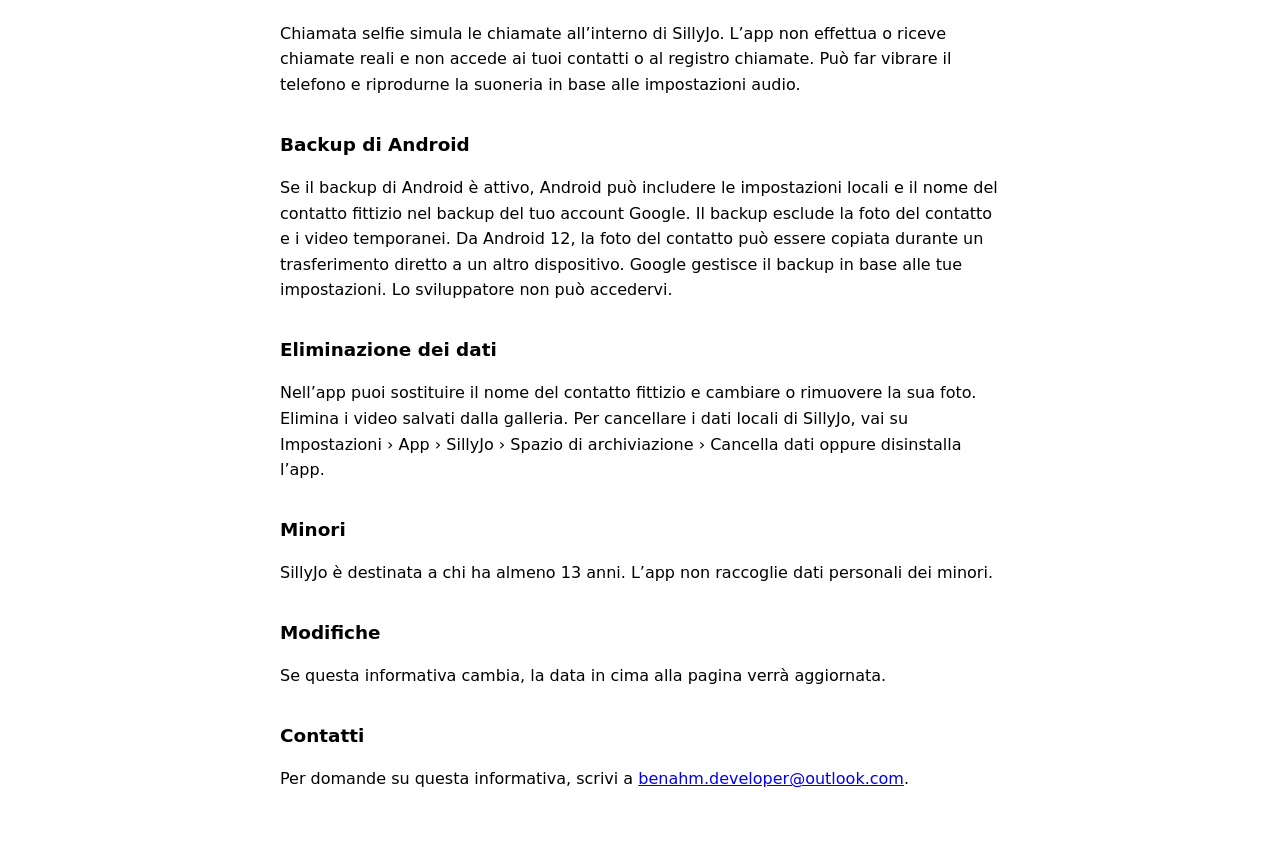
<file: sillyjo/privacy/it/index.html>
<!doctype html>
<html lang="it" dir="ltr">
<head>
<meta charset="utf-8">
<meta name="viewport" content="width=device-width, initial-scale=1">
<title>Informativa sulla privacy di SillyJo</title>
<link rel="stylesheet" href="../privacy.css">
<link rel="alternate" hreflang="x-default" href="../">
<link rel="alternate" hreflang="en" href="../">
<link rel="alternate" hreflang="fr" href="../fr/">
<link rel="alternate" hreflang="ar" href="../ar/">
<link rel="alternate" hreflang="de" href="../de/">
<link rel="alternate" hreflang="es" href="../es/">
<link rel="alternate" hreflang="it" href="../it/">
<link rel="alternate" hreflang="nl" href="../nl/">
<link rel="alternate" hreflang="pt" href="../pt/">
</head>
<body>
<nav aria-label="Lingua dell’informativa">
  <a lang="en" hreflang="en" dir="ltr" href="../">English</a>
  <a lang="fr" hreflang="fr" dir="ltr" href="../fr/">Français</a>
  <a lang="ar" hreflang="ar" dir="rtl" href="../ar/">العربية</a>
  <a lang="de" hreflang="de" dir="ltr" href="../de/">Deutsch</a>
  <a lang="es" hreflang="es" dir="ltr" href="../es/">Español</a>
  <a lang="it" hreflang="it" dir="ltr" href="../it/" aria-current="page">Italiano</a>
  <a lang="nl" hreflang="nl" dir="ltr" href="../nl/">Nederlands</a>
  <a lang="pt" hreflang="pt" dir="ltr" href="../pt/">Português</a>
</nav>
<main>
<h1>Informativa sulla privacy di SillyJo</h1>
<p class="date"><time datetime="2026-11-12">Ultimo aggiornamento il 12 novembre 2026</time></p>

<p>SillyJo è un’app di intrattenimento per Android pubblicata da benahm. Include Foto a sorpresa, Chiamata selfie, Quadro vivente e Occhi aperti. Questa informativa spiega come SillyJo usa i dati necessari per queste funzioni.</p>

<h2>In breve</h2>

<p>SillyJo elabora i dati sul tuo dispositivo. Lo sviluppatore non raccoglie dati personali tramite l’app. SillyJo non richiede un account né l’accesso a Internet e non include pubblicità, strumenti di analisi o servizi di segnalazione degli arresti anomali di terze parti. Puoi scegliere di salvare un video di Quadro vivente nella galleria o di condividerlo con un’altra app.</p>

<h2>Fotocamera e microfono</h2>

<p>Foto a sorpresa e Chiamata selfie usano la fotocamera per mostrare un’anteprima in diretta. Non scattano, salvano o inviano foto o video. Quadro vivente riprende la persona la cui bocca o i cui occhi appaiono nell’opera. Android chiede l’autorizzazione alla fotocamera la prima volta che serve. Puoi revocarla nelle impostazioni del dispositivo.</p>

<p>Quadro vivente usa il microfono solo se registri senza musica e autorizzi l’accesso. Se neghi l’autorizzazione, il video è muto. Se scegli un brano, SillyJo usa quel brano e non chiede l’accesso al microfono né ne registra l’audio. Un video che scegli di condividere può includere l’audio registrato.</p>

<h2>Video di Quadro vivente</h2>

<p>Durante la ripresa, SillyJo salva il video nella memoria temporanea privata dell’app. Dopo aver visto il video, puoi scegliere che cosa farne.</p>

<ul>
  <li><strong>Salva in galleria.</strong> SillyJo copia il video in Movies/SillyJo sul dispositivo ed elimina la copia temporanea dopo il salvataggio. Su Android 9 e versioni precedenti, Android chiede l’autorizzazione alla memoria quando scegli di salvare.</li>
  <li><strong>Condividi.</strong> Il menu di condivisione di Android ti consente di scegliere un’altra app. SillyJo concede a quell’app l’accesso al video. L’app destinataria gestisce il file secondo la propria informativa sulla privacy.</li>
  <li><strong>Registra di nuovo o scarta.</strong> SillyJo elimina il video temporaneo. Elimina anche le registrazioni temporanee per cui non hai fatto una scelta la prossima volta che apri Quadro vivente.</li>
</ul>

<h2>Foto e musica che scegli</h2>

<p>SillyJo usa i selettori di file di Android per aprire l’immagine o il file audio che scegli. L’app non sfoglia le altre foto o i tuoi file.</p>

<ul>
  <li><strong>Foto a sorpresa</strong> mostra l’immagine scelta durante lo scherzo senza copiarla.</li>
  <li><strong>Chiamata selfie</strong> salva una copia privata della foto scelta per il contatto fittizio, insieme al nome visualizzato, per poterli riutilizzare.</li>
  <li><strong>Quadro vivente</strong> mostra la foto scelta senza copiarla né conservarla. Legge il file audio scelto per aggiungerlo al video e non conserva una copia separata del brano.</li>
</ul>

<p>Le opere d’arte e la musica incluse in SillyJo sono di pubblico dominio.</p>

<h2>Impostazioni, chiamate e contatti</h2>

<p>Occhi aperti salva sul tuo dispositivo il colore delle iridi, le dimensioni, la distanza tra gli occhi e il tono della pelle. L’app disegna gli occhi animati senza usare la fotocamera o il microfono. SillyJo salva anche la lingua che scegli.</p>

<p>Chiamata selfie simula le chiamate all’interno di SillyJo. L’app non effettua o riceve chiamate reali e non accede ai tuoi contatti o al registro chiamate. Può far vibrare il telefono e riprodurne la suoneria in base alle impostazioni audio.</p>

<h2>Backup di Android</h2>

<p>Se il backup di Android è attivo, Android può includere le impostazioni locali e il nome del contatto fittizio nel backup del tuo account Google. Il backup esclude la foto del contatto e i video temporanei. Da Android 12, la foto del contatto può essere copiata durante un trasferimento diretto a un altro dispositivo. Google gestisce il backup in base alle tue impostazioni. Lo sviluppatore non può accedervi.</p>

<h2>Eliminazione dei dati</h2>

<p>Nell’app puoi sostituire il nome del contatto fittizio e cambiare o rimuovere la sua foto. Elimina i video salvati dalla galleria. Per cancellare i dati locali di SillyJo, vai su Impostazioni › App › SillyJo › Spazio di archiviazione › Cancella dati oppure disinstalla l’app.</p>

<h2>Minori</h2>

<p>SillyJo è destinata a chi ha almeno 13 anni. L’app non raccoglie dati personali dei minori.</p>

<h2>Modifiche</h2>

<p>Se questa informativa cambia, la data in cima alla pagina verrà aggiornata.</p>

<h2>Contatti</h2>

<p>Per domande su questa informativa, scrivi a <a href="mailto:benahm.developer@outlook.com">benahm.developer@outlook.com</a>.</p>
</main>
</body>
</html>
</file>
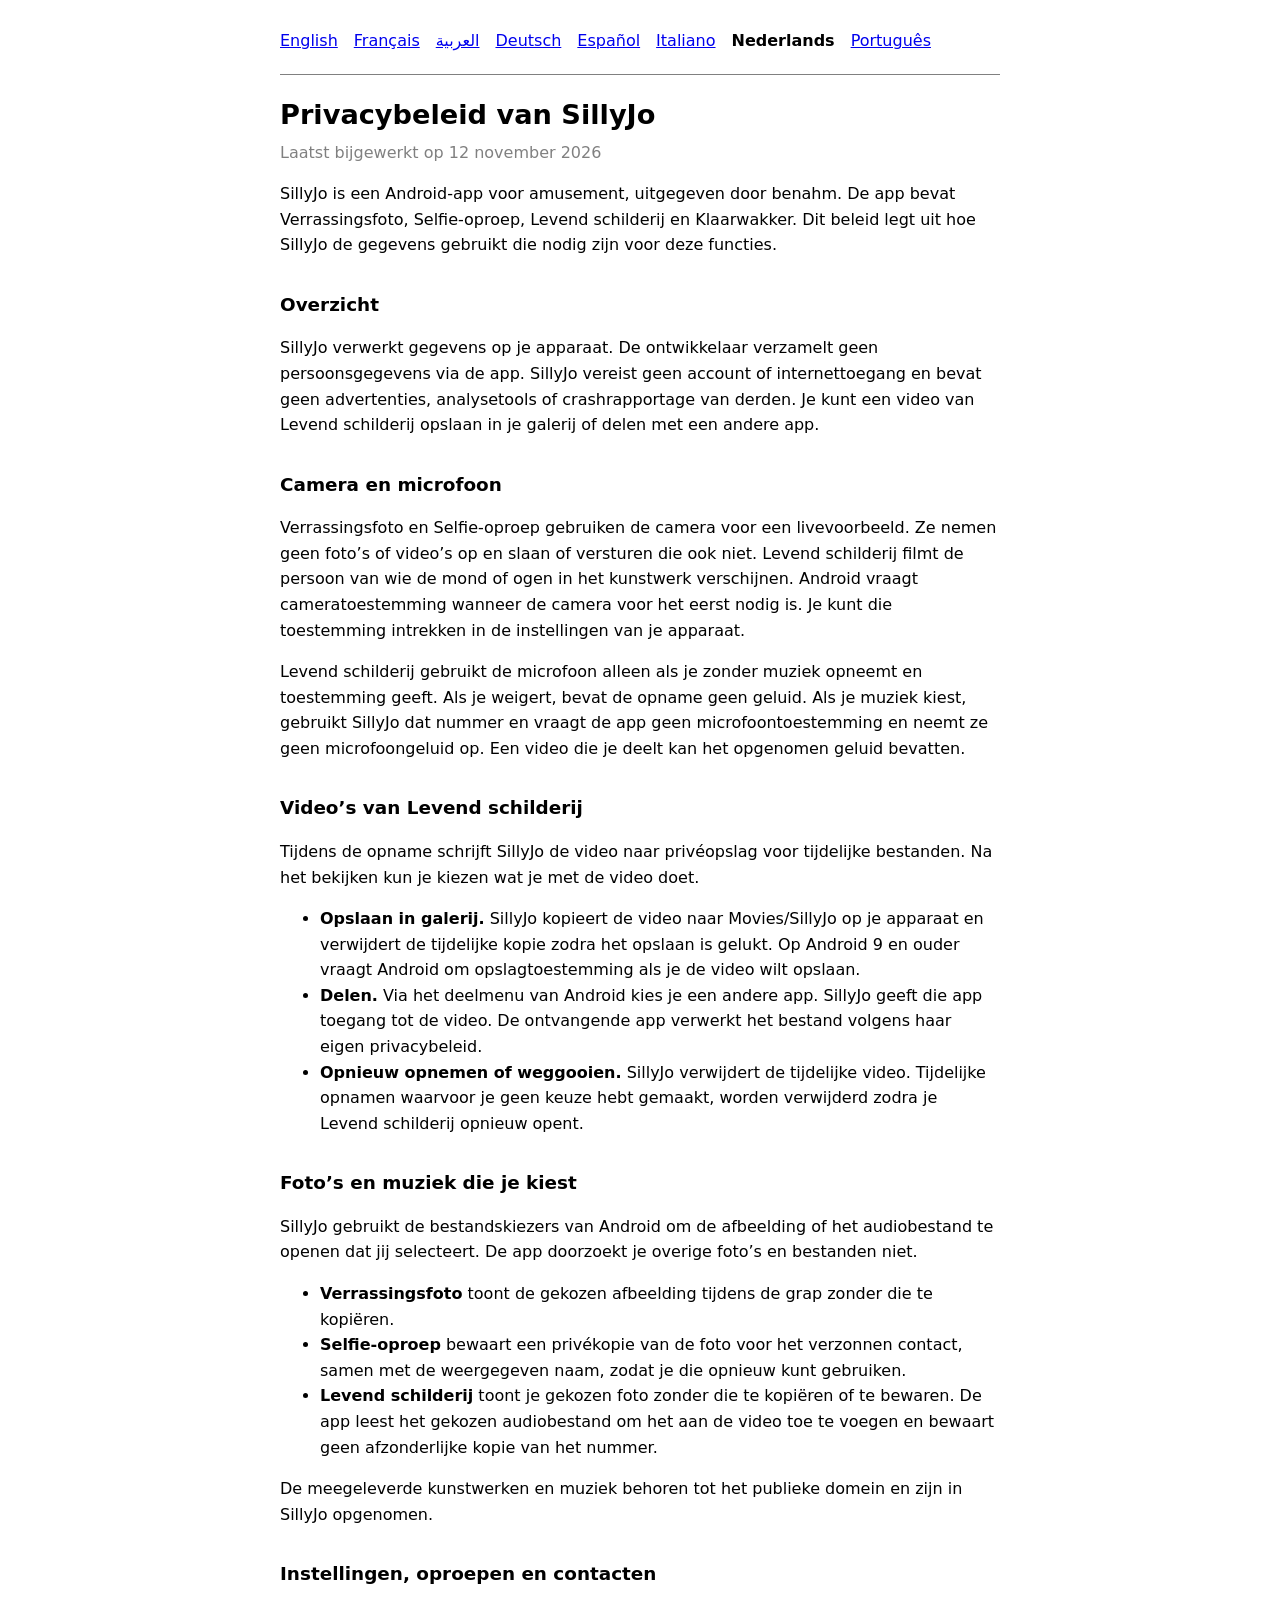
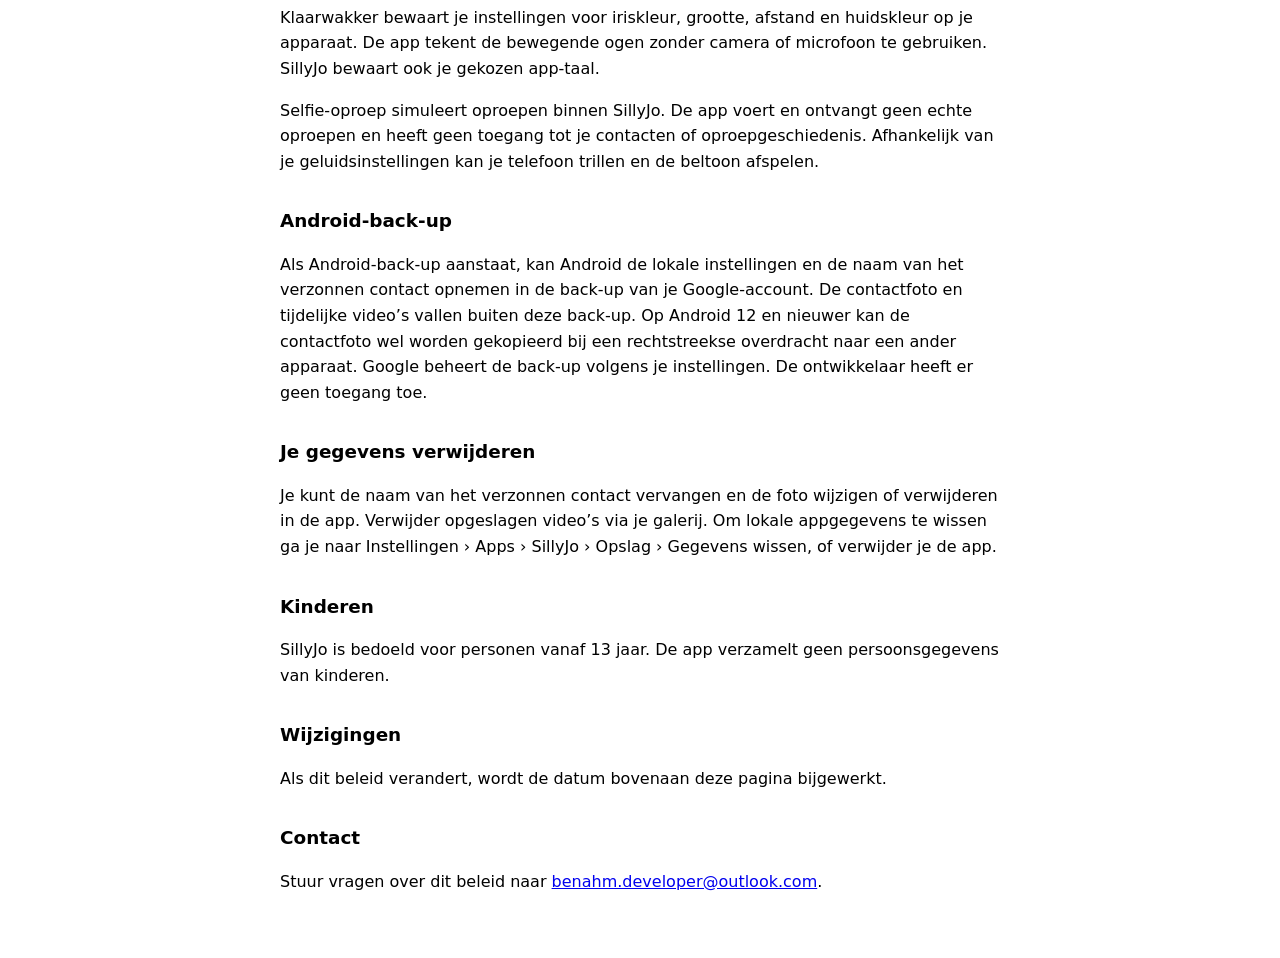
<file: sillyjo/privacy/nl/index.html>
<!doctype html>
<html lang="nl" dir="ltr">
<head>
<meta charset="utf-8">
<meta name="viewport" content="width=device-width, initial-scale=1">
<title>Privacybeleid van SillyJo</title>
<link rel="stylesheet" href="../privacy.css">
<link rel="alternate" hreflang="x-default" href="../">
<link rel="alternate" hreflang="en" href="../">
<link rel="alternate" hreflang="fr" href="../fr/">
<link rel="alternate" hreflang="ar" href="../ar/">
<link rel="alternate" hreflang="de" href="../de/">
<link rel="alternate" hreflang="es" href="../es/">
<link rel="alternate" hreflang="it" href="../it/">
<link rel="alternate" hreflang="nl" href="../nl/">
<link rel="alternate" hreflang="pt" href="../pt/">
</head>
<body>
<nav aria-label="Taal van het privacybeleid">
  <a lang="en" hreflang="en" dir="ltr" href="../">English</a>
  <a lang="fr" hreflang="fr" dir="ltr" href="../fr/">Français</a>
  <a lang="ar" hreflang="ar" dir="rtl" href="../ar/">العربية</a>
  <a lang="de" hreflang="de" dir="ltr" href="../de/">Deutsch</a>
  <a lang="es" hreflang="es" dir="ltr" href="../es/">Español</a>
  <a lang="it" hreflang="it" dir="ltr" href="../it/">Italiano</a>
  <a lang="nl" hreflang="nl" dir="ltr" href="../nl/" aria-current="page">Nederlands</a>
  <a lang="pt" hreflang="pt" dir="ltr" href="../pt/">Português</a>
</nav>
<main>
<h1>Privacybeleid van SillyJo</h1>
<p class="date"><time datetime="2026-11-12">Laatst bijgewerkt op 12 november 2026</time></p>

<p>SillyJo is een Android-app voor amusement, uitgegeven door benahm. De app bevat Verrassingsfoto, Selfie-oproep, Levend schilderij en Klaarwakker. Dit beleid legt uit hoe SillyJo de gegevens gebruikt die nodig zijn voor deze functies.</p>

<h2>Overzicht</h2>

<p>SillyJo verwerkt gegevens op je apparaat. De ontwikkelaar verzamelt geen persoonsgegevens via de app. SillyJo vereist geen account of internettoegang en bevat geen advertenties, analysetools of crashrapportage van derden. Je kunt een video van Levend schilderij opslaan in je galerij of delen met een andere app.</p>

<h2>Camera en microfoon</h2>

<p>Verrassingsfoto en Selfie-oproep gebruiken de camera voor een livevoorbeeld. Ze nemen geen foto’s of video’s op en slaan of versturen die ook niet. Levend schilderij filmt de persoon van wie de mond of ogen in het kunstwerk verschijnen. Android vraagt cameratoestemming wanneer de camera voor het eerst nodig is. Je kunt die toestemming intrekken in de instellingen van je apparaat.</p>

<p>Levend schilderij gebruikt de microfoon alleen als je zonder muziek opneemt en toestemming geeft. Als je weigert, bevat de opname geen geluid. Als je muziek kiest, gebruikt SillyJo dat nummer en vraagt de app geen microfoontoestemming en neemt ze geen microfoongeluid op. Een video die je deelt kan het opgenomen geluid bevatten.</p>

<h2>Video’s van Levend schilderij</h2>

<p>Tijdens de opname schrijft SillyJo de video naar privéopslag voor tijdelijke bestanden. Na het bekijken kun je kiezen wat je met de video doet.</p>

<ul>
  <li><strong>Opslaan in galerij.</strong> SillyJo kopieert de video naar Movies/SillyJo op je apparaat en verwijdert de tijdelijke kopie zodra het opslaan is gelukt. Op Android 9 en ouder vraagt Android om opslagtoestemming als je de video wilt opslaan.</li>
  <li><strong>Delen.</strong> Via het deelmenu van Android kies je een andere app. SillyJo geeft die app toegang tot de video. De ontvangende app verwerkt het bestand volgens haar eigen privacybeleid.</li>
  <li><strong>Opnieuw opnemen of weggooien.</strong> SillyJo verwijdert de tijdelijke video. Tijdelijke opnamen waarvoor je geen keuze hebt gemaakt, worden verwijderd zodra je Levend schilderij opnieuw opent.</li>
</ul>

<h2>Foto’s en muziek die je kiest</h2>

<p>SillyJo gebruikt de bestandskiezers van Android om de afbeelding of het audiobestand te openen dat jij selecteert. De app doorzoekt je overige foto’s en bestanden niet.</p>

<ul>
  <li><strong>Verrassingsfoto</strong> toont de gekozen afbeelding tijdens de grap zonder die te kopiëren.</li>
  <li><strong>Selfie-oproep</strong> bewaart een privékopie van de foto voor het verzonnen contact, samen met de weergegeven naam, zodat je die opnieuw kunt gebruiken.</li>
  <li><strong>Levend schilderij</strong> toont je gekozen foto zonder die te kopiëren of te bewaren. De app leest het gekozen audiobestand om het aan de video toe te voegen en bewaart geen afzonderlijke kopie van het nummer.</li>
</ul>

<p>De meegeleverde kunstwerken en muziek behoren tot het publieke domein en zijn in SillyJo opgenomen.</p>

<h2>Instellingen, oproepen en contacten</h2>

<p>Klaarwakker bewaart je instellingen voor iriskleur, grootte, afstand en huidskleur op je apparaat. De app tekent de bewegende ogen zonder camera of microfoon te gebruiken. SillyJo bewaart ook je gekozen app-taal.</p>

<p>Selfie-oproep simuleert oproepen binnen SillyJo. De app voert en ontvangt geen echte oproepen en heeft geen toegang tot je contacten of oproepgeschiedenis. Afhankelijk van je geluidsinstellingen kan je telefoon trillen en de beltoon afspelen.</p>

<h2>Android-back-up</h2>

<p>Als Android-back-up aanstaat, kan Android de lokale instellingen en de naam van het verzonnen contact opnemen in de back-up van je Google-account. De contactfoto en tijdelijke video’s vallen buiten deze back-up. Op Android 12 en nieuwer kan de contactfoto wel worden gekopieerd bij een rechtstreekse overdracht naar een ander apparaat. Google beheert de back-up volgens je instellingen. De ontwikkelaar heeft er geen toegang toe.</p>

<h2>Je gegevens verwijderen</h2>

<p>Je kunt de naam van het verzonnen contact vervangen en de foto wijzigen of verwijderen in de app. Verwijder opgeslagen video’s via je galerij. Om lokale appgegevens te wissen ga je naar Instellingen › Apps › SillyJo › Opslag › Gegevens wissen, of verwijder je de app.</p>

<h2>Kinderen</h2>

<p>SillyJo is bedoeld voor personen vanaf 13 jaar. De app verzamelt geen persoonsgegevens van kinderen.</p>

<h2>Wijzigingen</h2>

<p>Als dit beleid verandert, wordt de datum bovenaan deze pagina bijgewerkt.</p>

<h2>Contact</h2>

<p>Stuur vragen over dit beleid naar <a href="mailto:benahm.developer@outlook.com">benahm.developer@outlook.com</a>.</p>
</main>
</body>
</html>
</file>
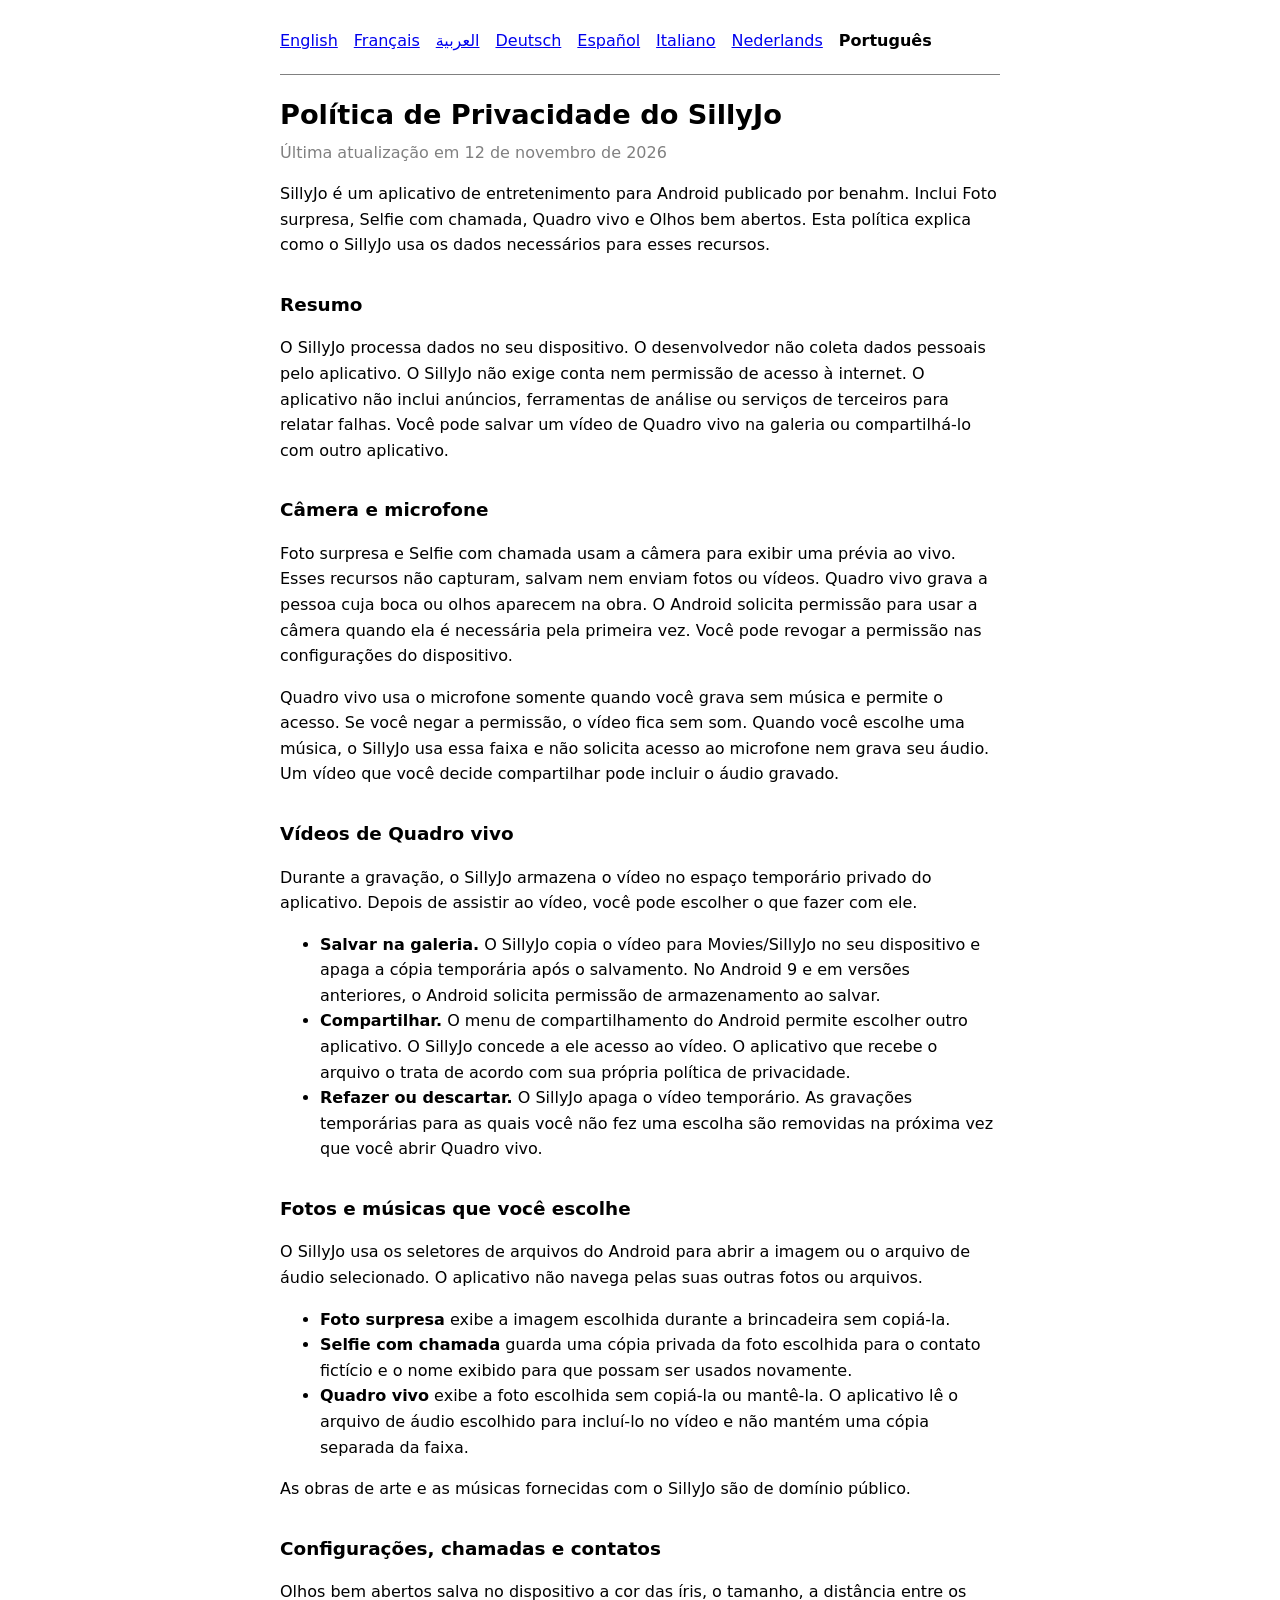
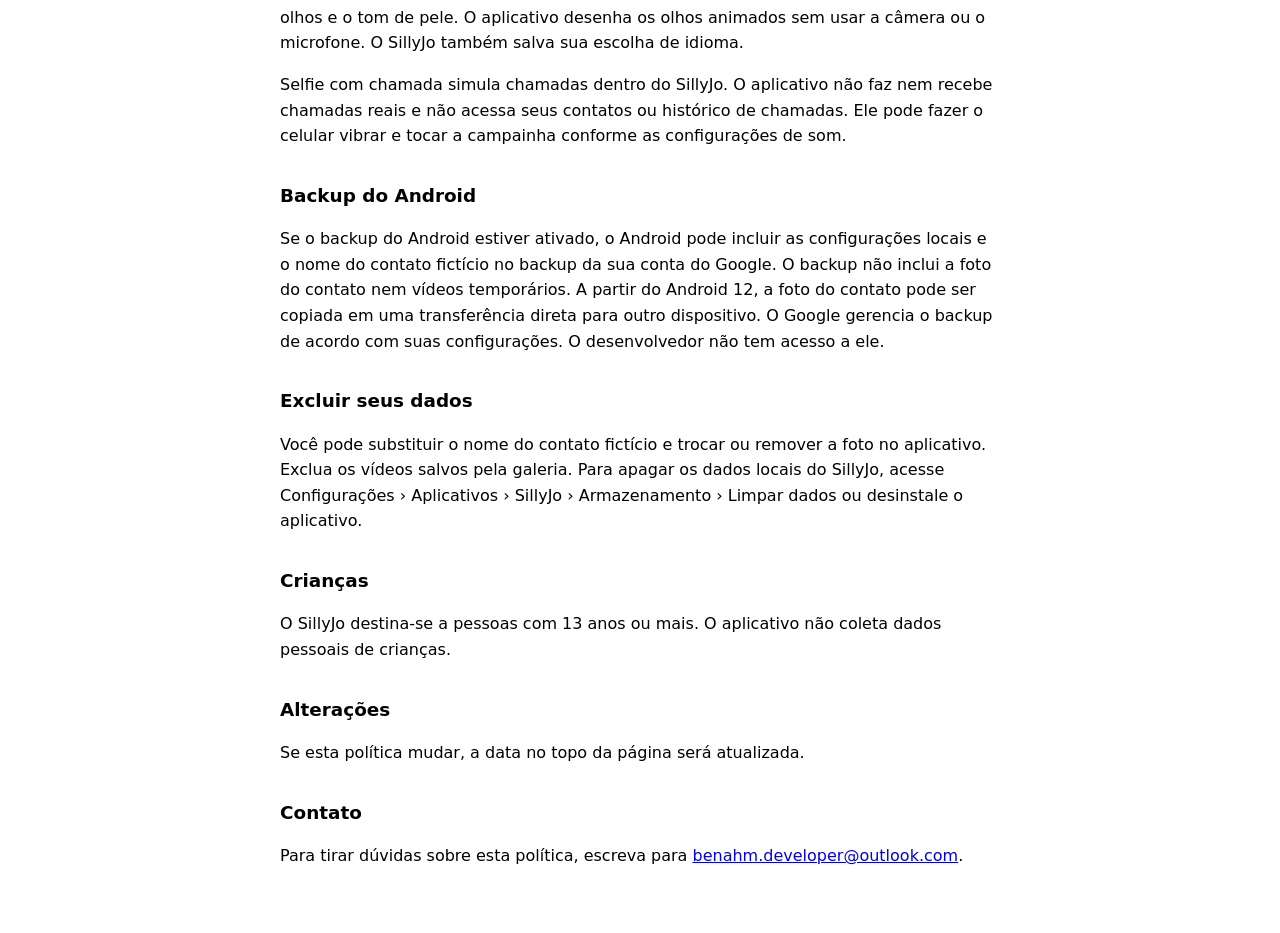
<file: sillyjo/privacy/pt/index.html>
<!doctype html>
<html lang="pt" dir="ltr">
<head>
<meta charset="utf-8">
<meta name="viewport" content="width=device-width, initial-scale=1">
<title>Política de Privacidade do SillyJo</title>
<link rel="stylesheet" href="../privacy.css">
<link rel="alternate" hreflang="x-default" href="../">
<link rel="alternate" hreflang="en" href="../">
<link rel="alternate" hreflang="fr" href="../fr/">
<link rel="alternate" hreflang="ar" href="../ar/">
<link rel="alternate" hreflang="de" href="../de/">
<link rel="alternate" hreflang="es" href="../es/">
<link rel="alternate" hreflang="it" href="../it/">
<link rel="alternate" hreflang="nl" href="../nl/">
<link rel="alternate" hreflang="pt" href="../pt/">
</head>
<body>
<nav aria-label="Idioma da política">
  <a lang="en" hreflang="en" dir="ltr" href="../">English</a>
  <a lang="fr" hreflang="fr" dir="ltr" href="../fr/">Français</a>
  <a lang="ar" hreflang="ar" dir="rtl" href="../ar/">العربية</a>
  <a lang="de" hreflang="de" dir="ltr" href="../de/">Deutsch</a>
  <a lang="es" hreflang="es" dir="ltr" href="../es/">Español</a>
  <a lang="it" hreflang="it" dir="ltr" href="../it/">Italiano</a>
  <a lang="nl" hreflang="nl" dir="ltr" href="../nl/">Nederlands</a>
  <a lang="pt" hreflang="pt" dir="ltr" href="../pt/" aria-current="page">Português</a>
</nav>
<main>
<h1>Política de Privacidade do SillyJo</h1>
<p class="date"><time datetime="2026-11-12">Última atualização em 12 de novembro de 2026</time></p>

<p>SillyJo é um aplicativo de entretenimento para Android publicado por benahm. Inclui Foto surpresa, Selfie com chamada, Quadro vivo e Olhos bem abertos. Esta política explica como o SillyJo usa os dados necessários para esses recursos.</p>

<h2>Resumo</h2>

<p>O SillyJo processa dados no seu dispositivo. O desenvolvedor não coleta dados pessoais pelo aplicativo. O SillyJo não exige conta nem permissão de acesso à internet. O aplicativo não inclui anúncios, ferramentas de análise ou serviços de terceiros para relatar falhas. Você pode salvar um vídeo de Quadro vivo na galeria ou compartilhá-lo com outro aplicativo.</p>

<h2>Câmera e microfone</h2>

<p>Foto surpresa e Selfie com chamada usam a câmera para exibir uma prévia ao vivo. Esses recursos não capturam, salvam nem enviam fotos ou vídeos. Quadro vivo grava a pessoa cuja boca ou olhos aparecem na obra. O Android solicita permissão para usar a câmera quando ela é necessária pela primeira vez. Você pode revogar a permissão nas configurações do dispositivo.</p>

<p>Quadro vivo usa o microfone somente quando você grava sem música e permite o acesso. Se você negar a permissão, o vídeo fica sem som. Quando você escolhe uma música, o SillyJo usa essa faixa e não solicita acesso ao microfone nem grava seu áudio. Um vídeo que você decide compartilhar pode incluir o áudio gravado.</p>

<h2>Vídeos de Quadro vivo</h2>

<p>Durante a gravação, o SillyJo armazena o vídeo no espaço temporário privado do aplicativo. Depois de assistir ao vídeo, você pode escolher o que fazer com ele.</p>

<ul>
  <li><strong>Salvar na galeria.</strong> O SillyJo copia o vídeo para Movies/SillyJo no seu dispositivo e apaga a cópia temporária após o salvamento. No Android 9 e em versões anteriores, o Android solicita permissão de armazenamento ao salvar.</li>
  <li><strong>Compartilhar.</strong> O menu de compartilhamento do Android permite escolher outro aplicativo. O SillyJo concede a ele acesso ao vídeo. O aplicativo que recebe o arquivo o trata de acordo com sua própria política de privacidade.</li>
  <li><strong>Refazer ou descartar.</strong> O SillyJo apaga o vídeo temporário. As gravações temporárias para as quais você não fez uma escolha são removidas na próxima vez que você abrir Quadro vivo.</li>
</ul>

<h2>Fotos e músicas que você escolhe</h2>

<p>O SillyJo usa os seletores de arquivos do Android para abrir a imagem ou o arquivo de áudio selecionado. O aplicativo não navega pelas suas outras fotos ou arquivos.</p>

<ul>
  <li><strong>Foto surpresa</strong> exibe a imagem escolhida durante a brincadeira sem copiá-la.</li>
  <li><strong>Selfie com chamada</strong> guarda uma cópia privada da foto escolhida para o contato fictício e o nome exibido para que possam ser usados novamente.</li>
  <li><strong>Quadro vivo</strong> exibe a foto escolhida sem copiá-la ou mantê-la. O aplicativo lê o arquivo de áudio escolhido para incluí-lo no vídeo e não mantém uma cópia separada da faixa.</li>
</ul>

<p>As obras de arte e as músicas fornecidas com o SillyJo são de domínio público.</p>

<h2>Configurações, chamadas e contatos</h2>

<p>Olhos bem abertos salva no dispositivo a cor das íris, o tamanho, a distância entre os olhos e o tom de pele. O aplicativo desenha os olhos animados sem usar a câmera ou o microfone. O SillyJo também salva sua escolha de idioma.</p>

<p>Selfie com chamada simula chamadas dentro do SillyJo. O aplicativo não faz nem recebe chamadas reais e não acessa seus contatos ou histórico de chamadas. Ele pode fazer o celular vibrar e tocar a campainha conforme as configurações de som.</p>

<h2>Backup do Android</h2>

<p>Se o backup do Android estiver ativado, o Android pode incluir as configurações locais e o nome do contato fictício no backup da sua conta do Google. O backup não inclui a foto do contato nem vídeos temporários. A partir do Android 12, a foto do contato pode ser copiada em uma transferência direta para outro dispositivo. O Google gerencia o backup de acordo com suas configurações. O desenvolvedor não tem acesso a ele.</p>

<h2>Excluir seus dados</h2>

<p>Você pode substituir o nome do contato fictício e trocar ou remover a foto no aplicativo. Exclua os vídeos salvos pela galeria. Para apagar os dados locais do SillyJo, acesse Configurações › Aplicativos › SillyJo › Armazenamento › Limpar dados ou desinstale o aplicativo.</p>

<h2>Crianças</h2>

<p>O SillyJo destina-se a pessoas com 13 anos ou mais. O aplicativo não coleta dados pessoais de crianças.</p>

<h2>Alterações</h2>

<p>Se esta política mudar, a data no topo da página será atualizada.</p>

<h2>Contato</h2>

<p>Para tirar dúvidas sobre esta política, escreva para <a href="mailto:benahm.developer@outlook.com">benahm.developer@outlook.com</a>.</p>
</main>
</body>
</html>
</file>
<file: sillyjo/privacy/privacy.css>
:root {
  color-scheme: light dark;
}

body {
  font-family: system-ui, -apple-system, "Segoe UI", Roboto, sans-serif;
  line-height: 1.6;
  max-inline-size: 720px;
  margin: 0 auto;
  padding: 24px 16px 48px;
}

nav {
  display: flex;
  flex-wrap: wrap;
  gap: 4px 16px;
  padding-block-end: 16px;
  border-block-end: 1px solid GrayText;
}

nav a {
  display: inline-block;
  padding-block: 4px;
}

nav a[aria-current="page"] {
  color: inherit;
  font-weight: 700;
  text-decoration: none;
}

h1 {
  font-size: 1.7rem;
  margin-block-end: .2rem;
}

h2 {
  font-size: 1.15rem;
  margin-block-start: 2rem;
}

.date {
  color: GrayText;
  margin-block-start: 0;
}

main a {
  overflow-wrap: anywhere;
}
</file>
